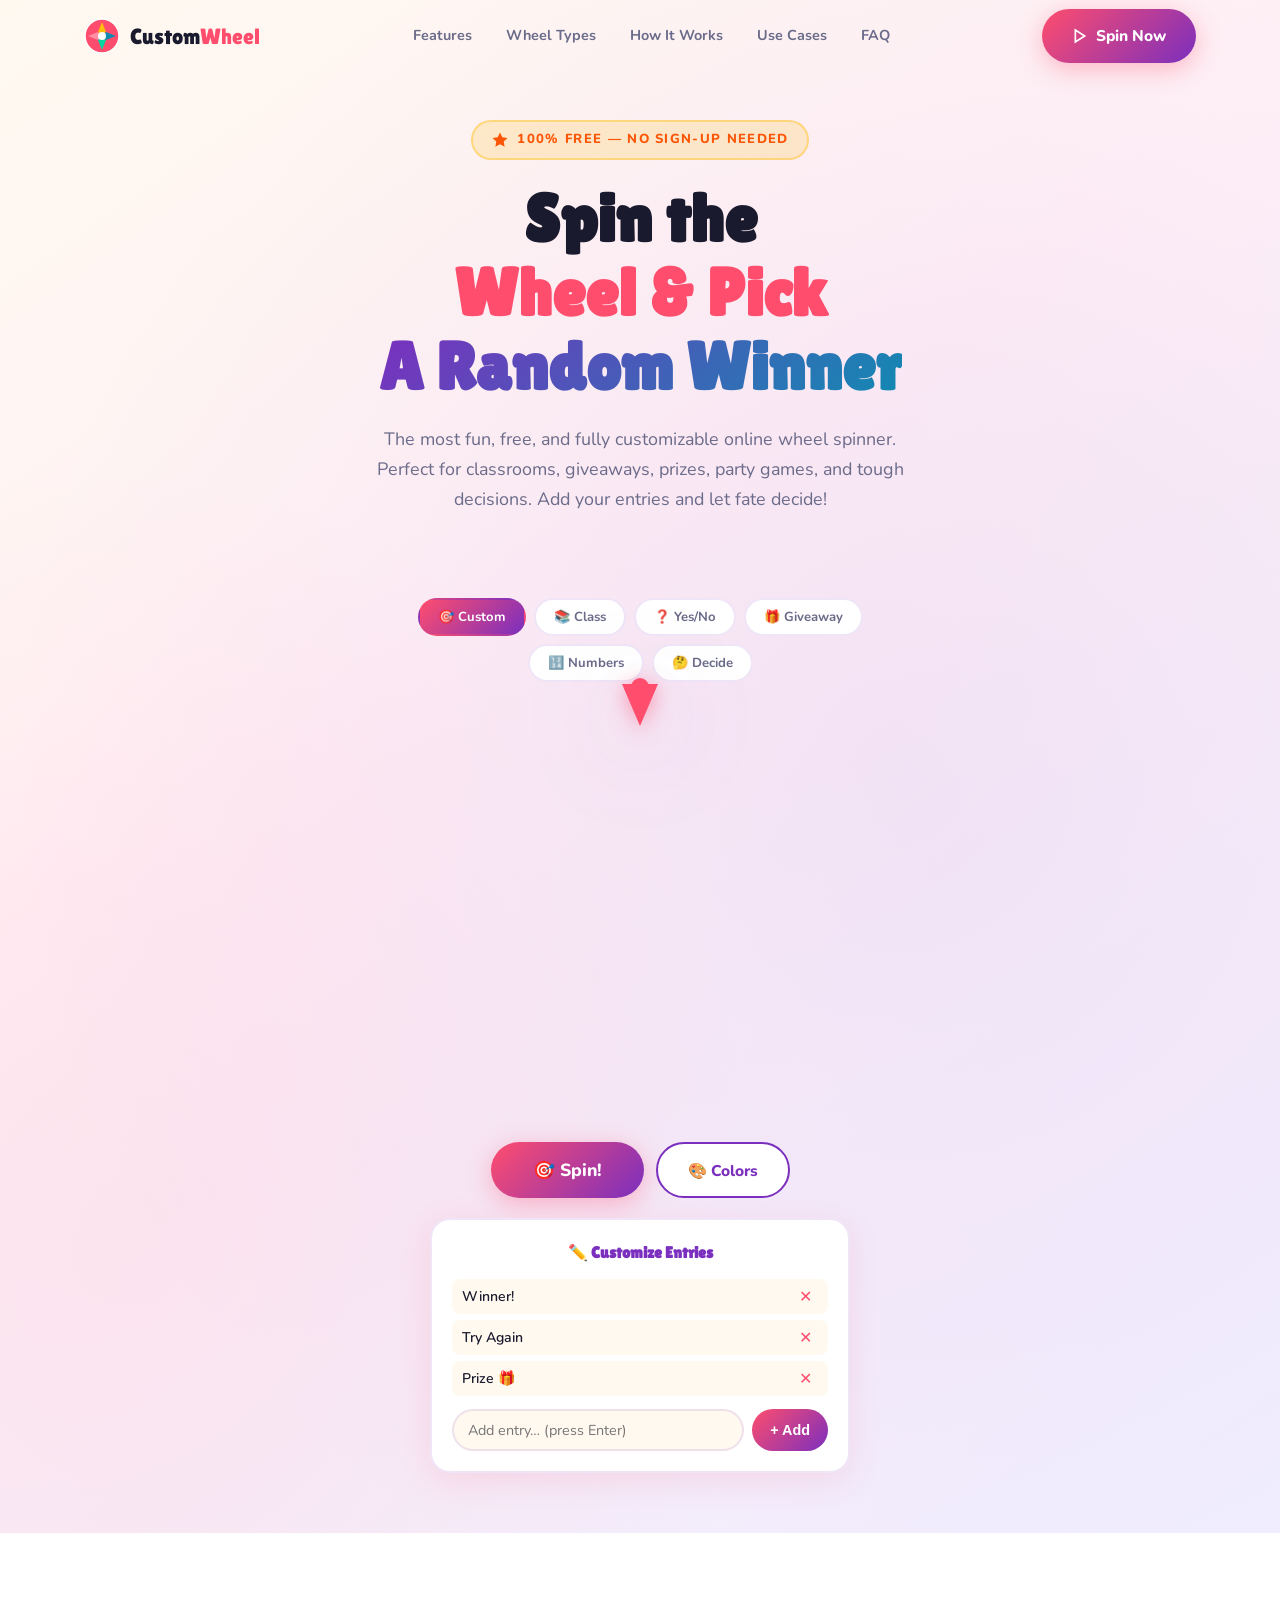
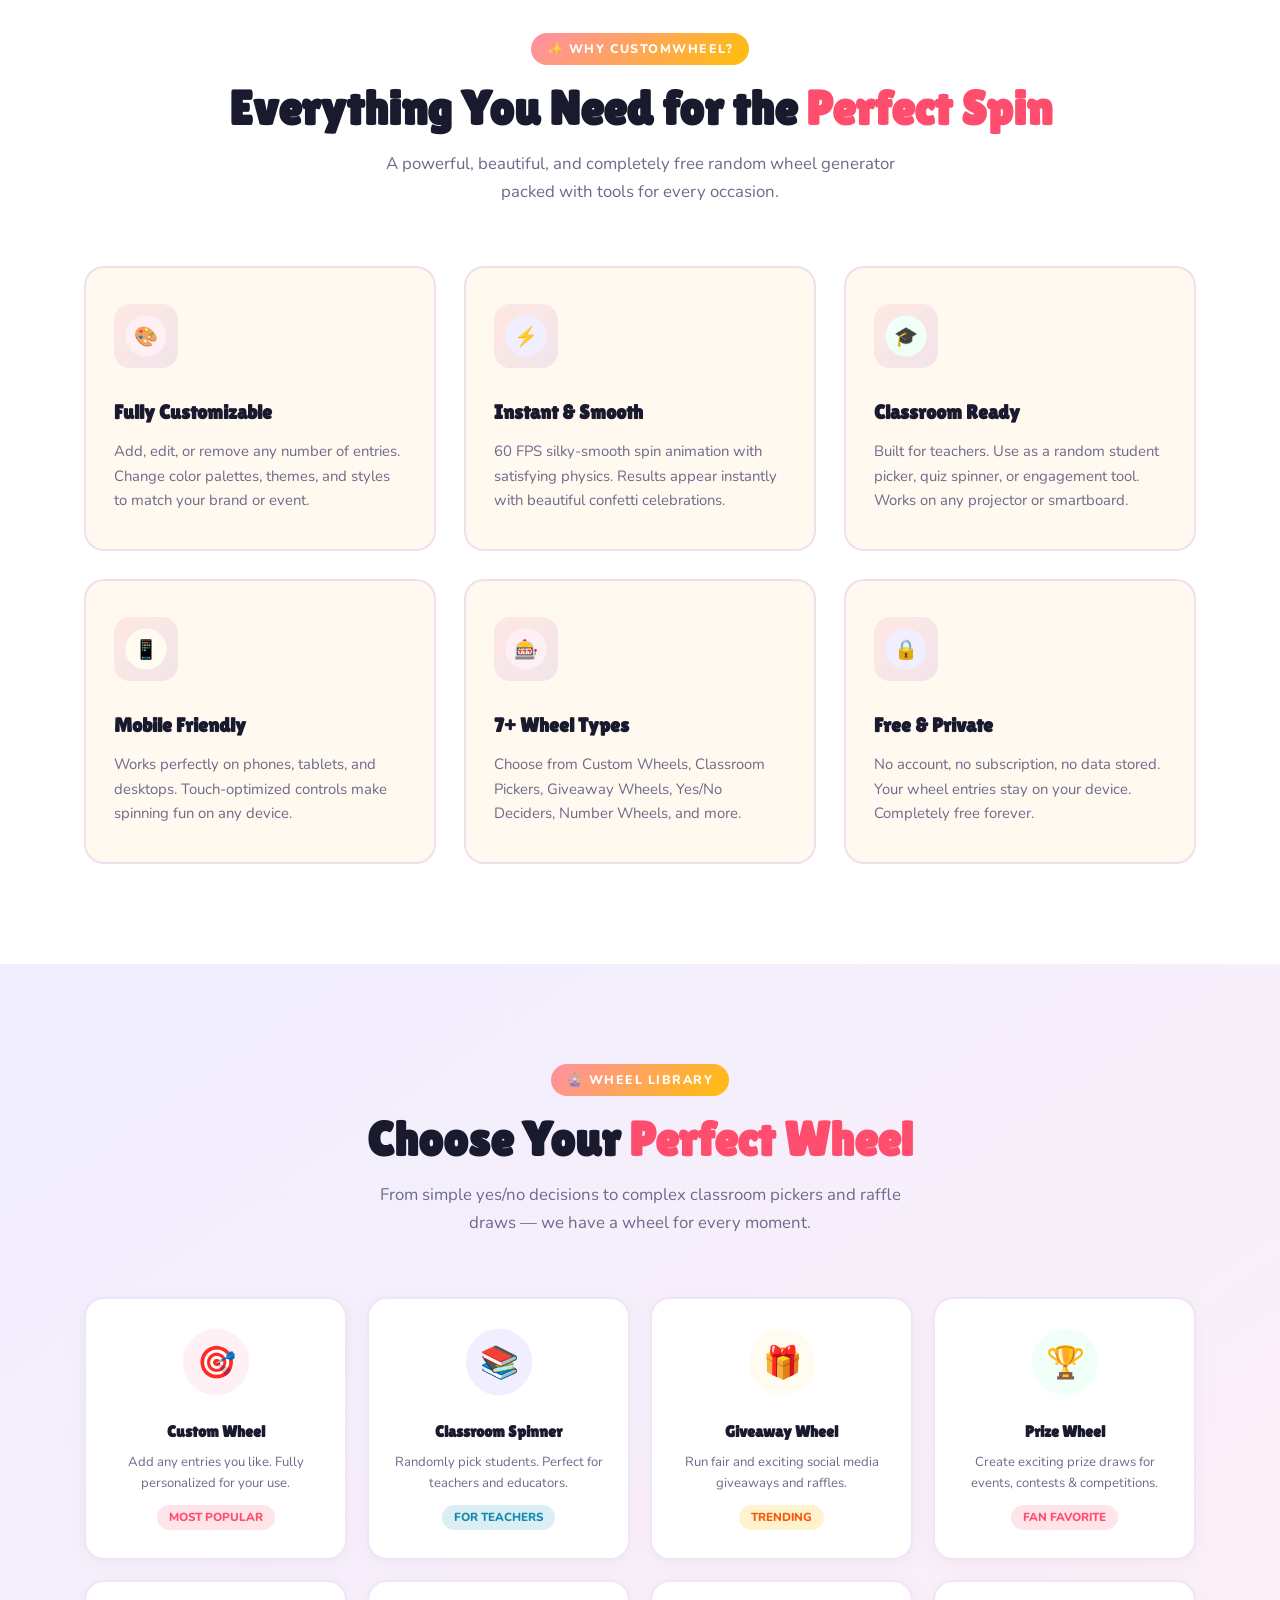
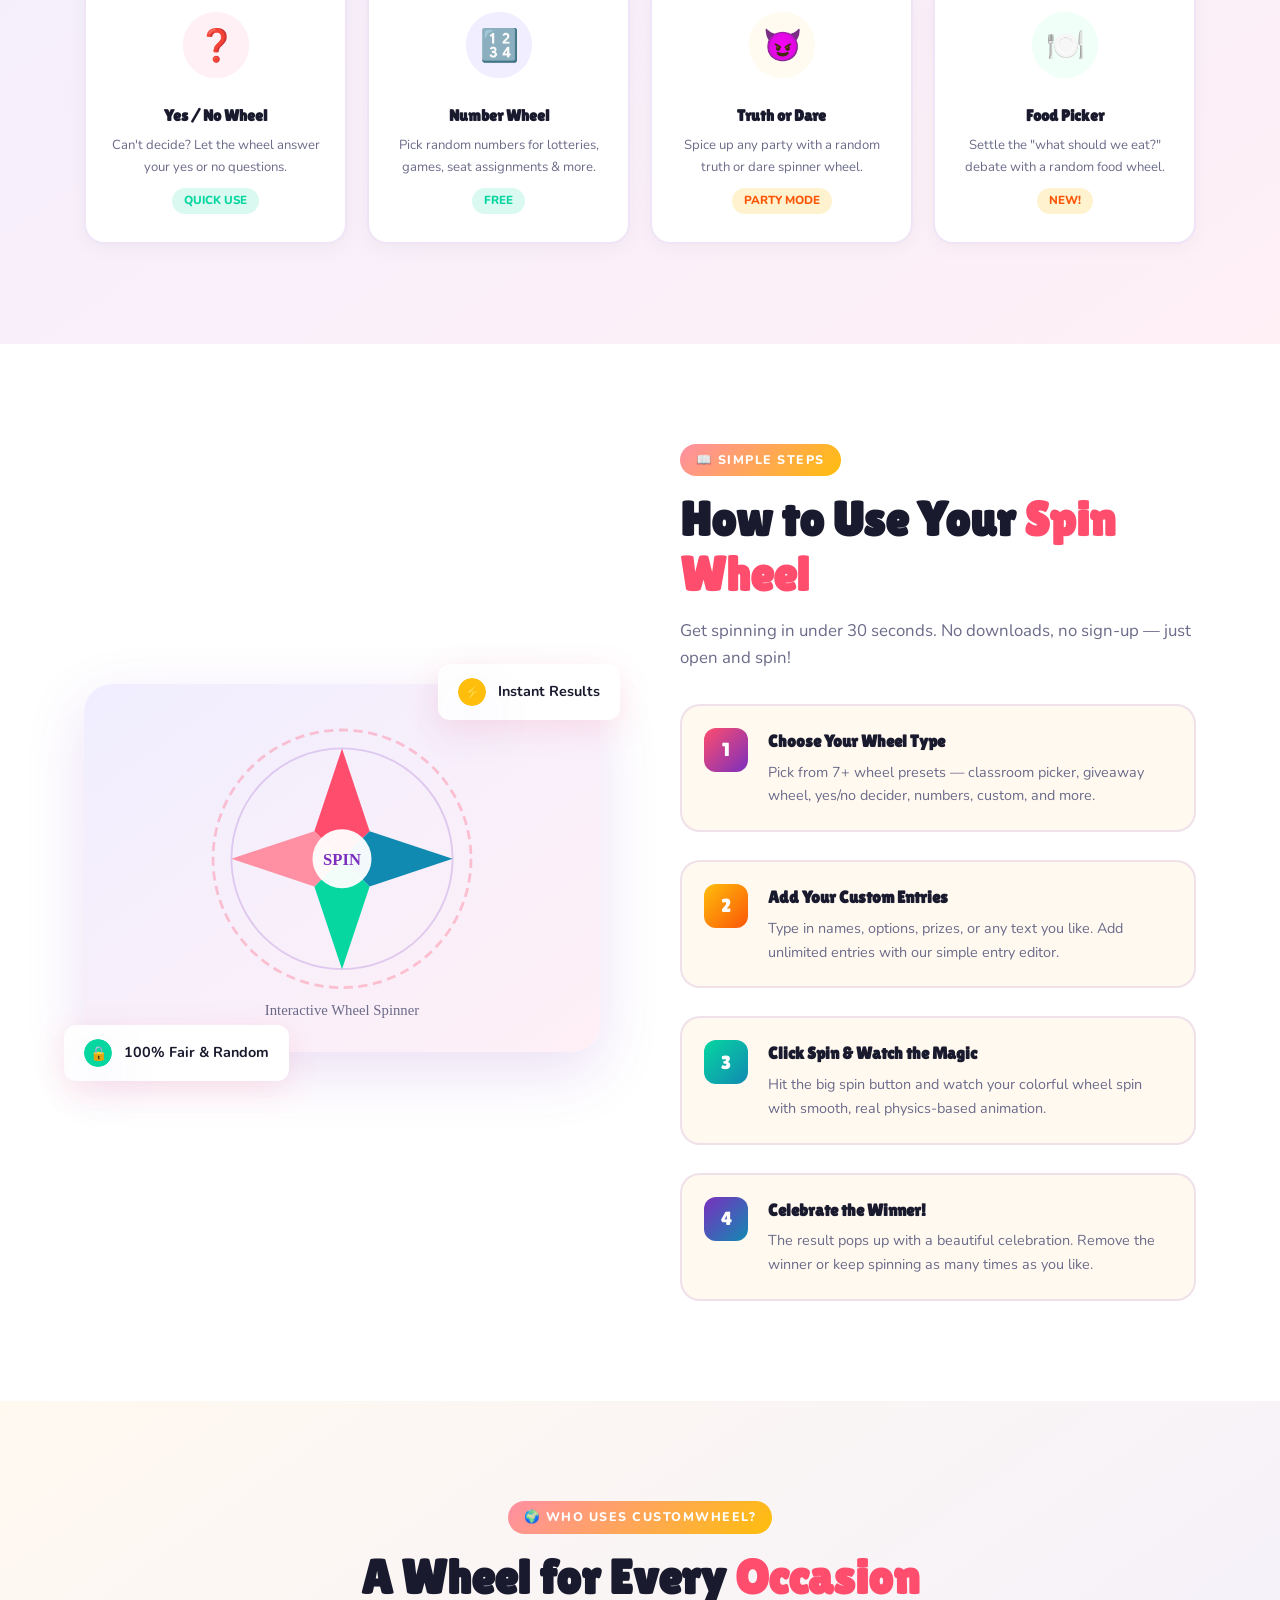
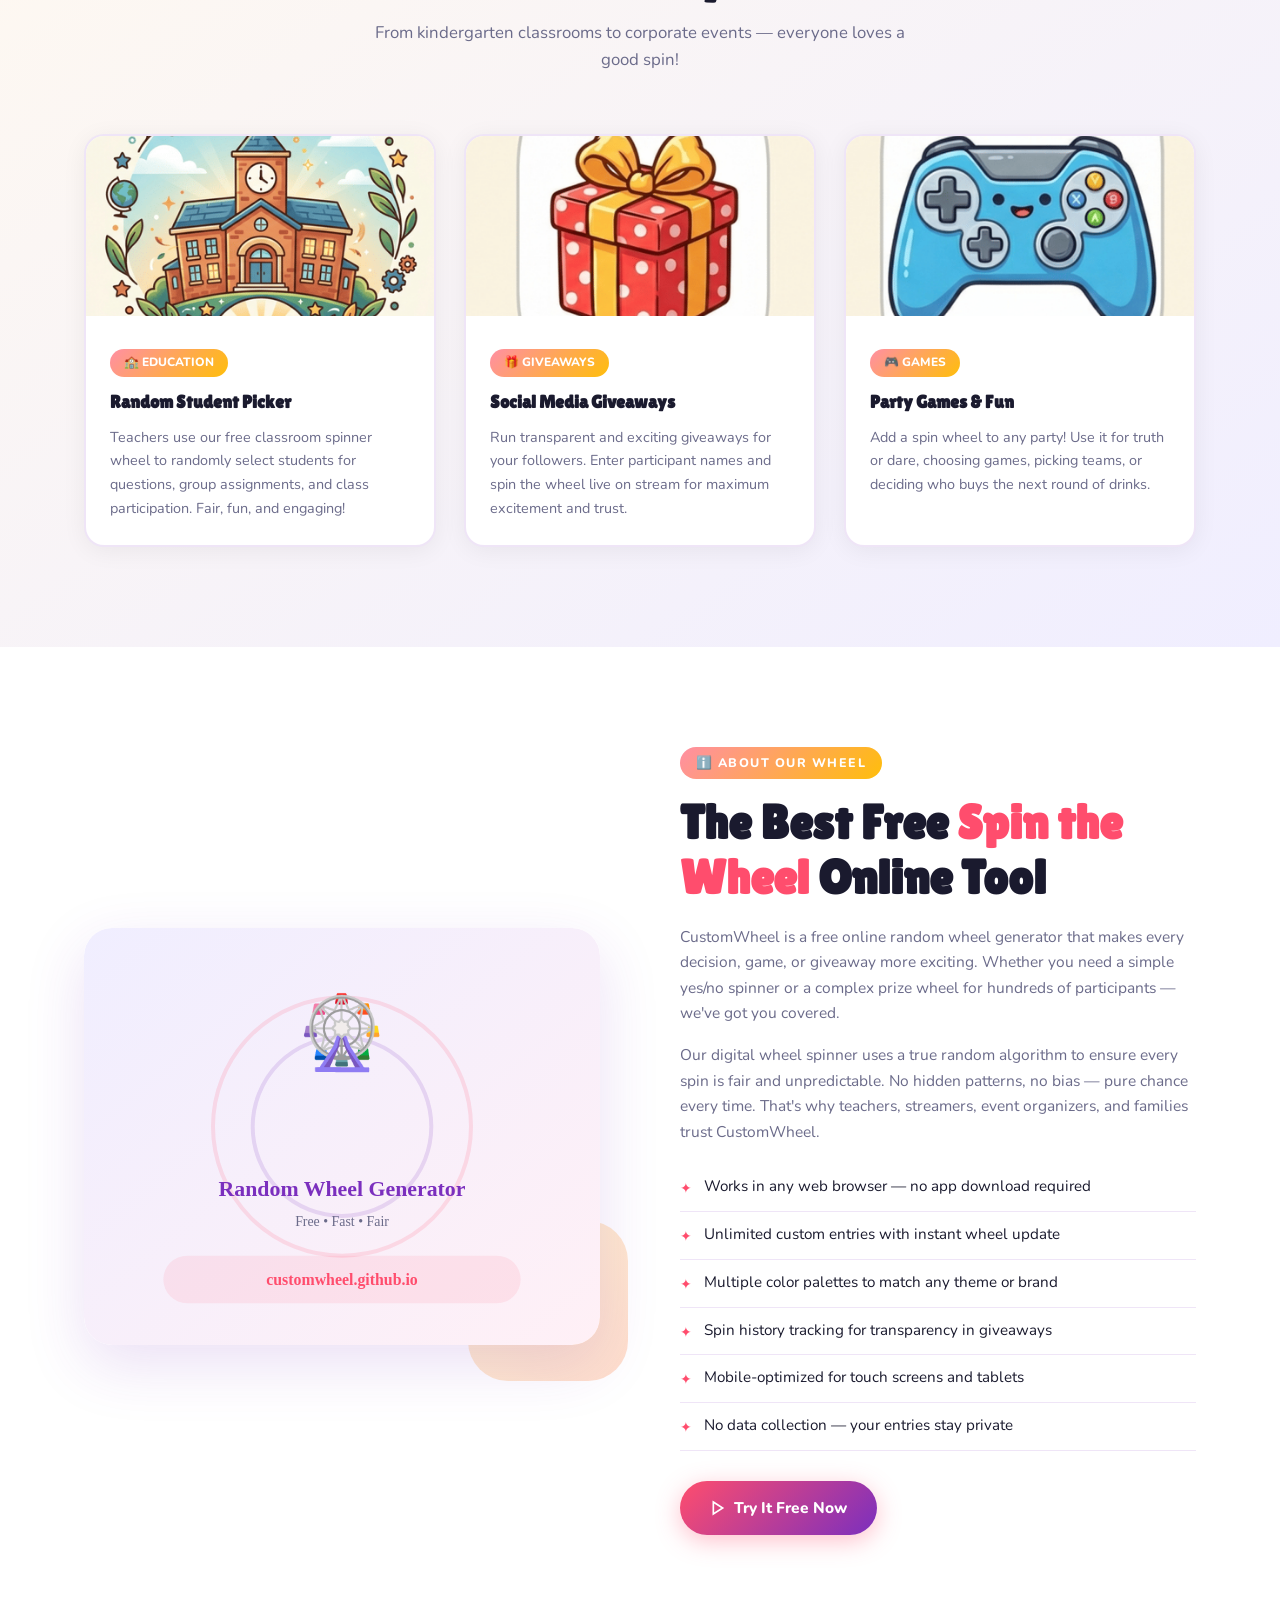
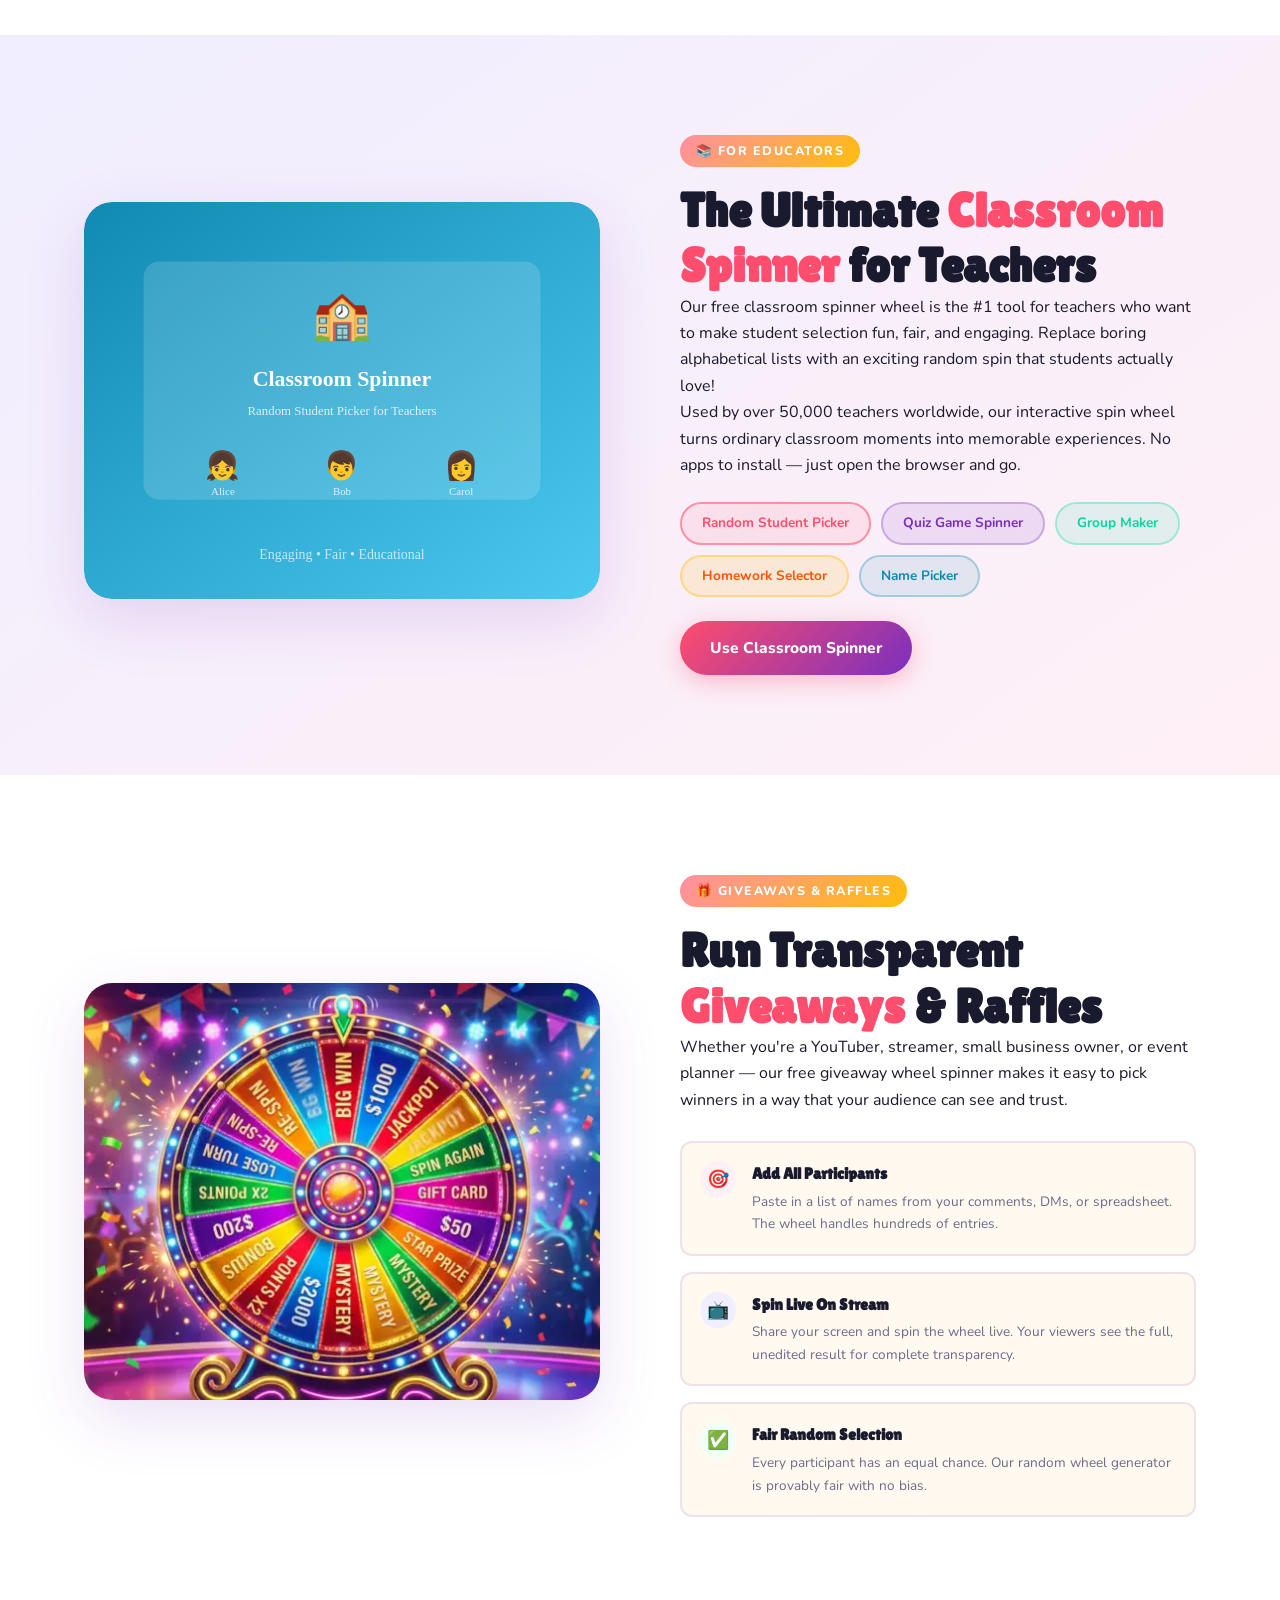
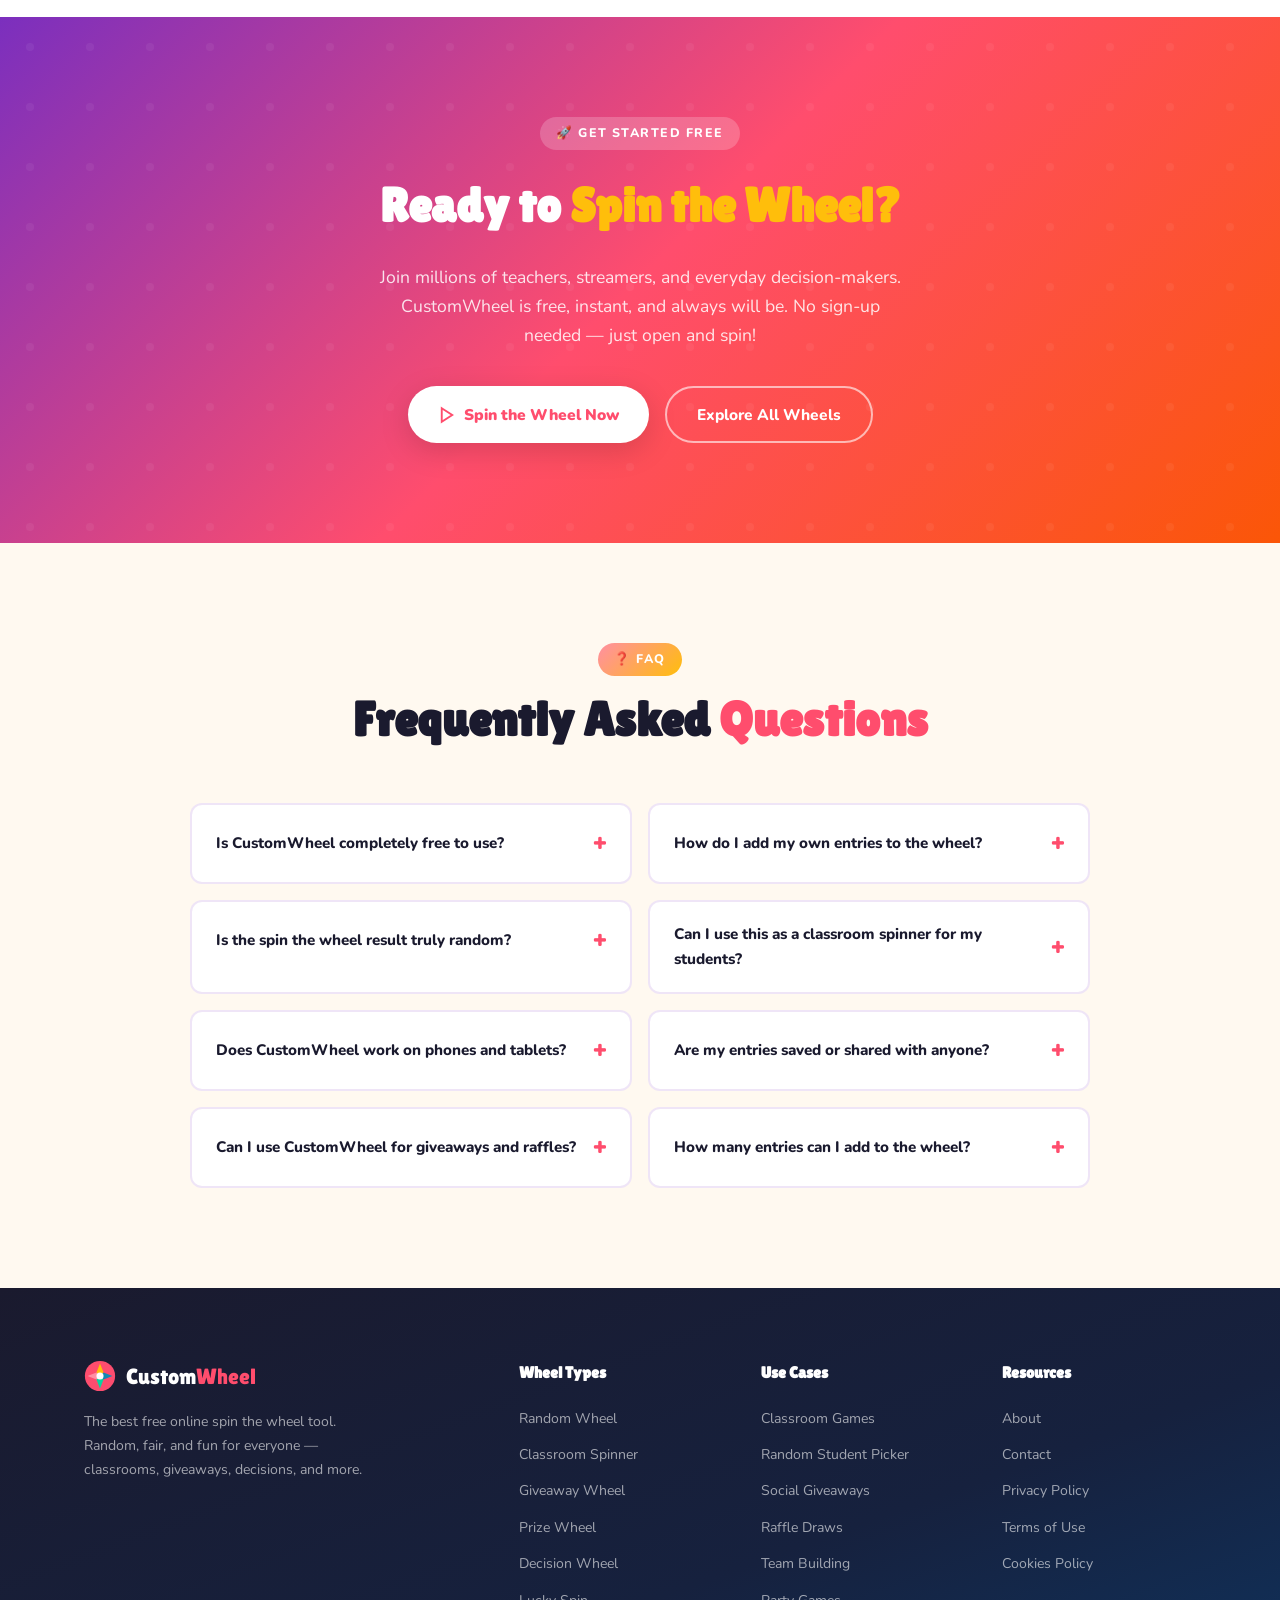
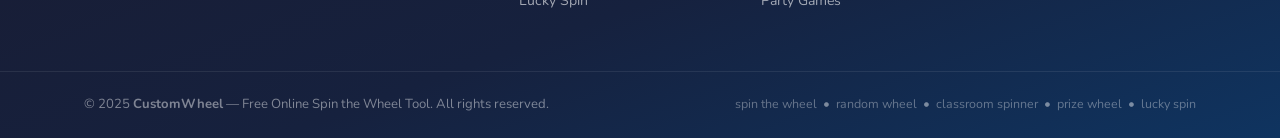
<file: index.html>
<!DOCTYPE html>
<html lang="en">
<head>
  <!-- Google tag (gtag.js) -->
<script async src="https://www.googletagmanager.com/gtag/js?id=G-QYZM4EF290"></script>
<script>
  window.dataLayer = window.dataLayer || [];
  function gtag(){dataLayer.push(arguments);}
  gtag('js', new Date());

  gtag('config', 'G-QYZM4EF290');
</script>
  <meta charset="UTF-8" />
  <meta name="viewport" content="width=device-width, initial-scale=1.0" />

  <!-- ===== SEO META TAGS ===== -->
  <title>Spin the Wheel — Free Online Random Wheel Spinner | CustomWheel</title>
  <meta name="description" content="Spin the Wheel for free! CustomWheel is the best free online random wheel spinner for classrooms, giveaways, prizes, and decisions. Customize your wheel, add entries, and spin away!" />
  <meta name="keywords" content="spin the wheel, random wheel, wheel spinner, classroom spinner, random student picker, free spin wheel, giveaway wheel, prize wheel, lucky spin, raffle wheel, digital wheel spinner, spin wheel game" />
  <meta name="author" content="CustomWheel" />
  <meta name="robots" content="index, follow" />
  <link rel="canonical" href="https://customwheel.github.io/" />

  <!-- ===== OPEN GRAPH ===== -->
  <meta property="og:type" content="website" />
  <meta property="og:url" content="https://customwheel.github.io/" />
  <meta property="og:title" content="Spin the Wheel — Free Online Random Wheel Spinner | CustomWheel" />
  <meta property="og:description" content="The best free online spin the wheel tool. Perfect for classroom pickers, giveaways, prize wheels, and decision making. Fully customizable and fun!" />
  <meta property="og:image" content="https://customwheel.github.io/images/og-image.png" />
  <meta name="twitter:card" content="summary_large_image" />
  <meta name="twitter:title" content="Spin the Wheel — Free Online Random Wheel Spinner" />
  <meta name="twitter:description" content="Free customizable spin the wheel tool for classrooms, giveaways, and fun decisions." />

  <!-- ===== SCHEMA MARKUP ===== -->
  <script type="application/ld+json">
  {
    "@context": "https://schema.org",
    "@type": "WebApplication",
    "name": "CustomWheel — Spin the Wheel",
    "url": "https://customwheel.github.io/",
    "description": "Free online spin the wheel tool for classrooms, giveaways, random picks, and prize draws.",
    "applicationCategory": "UtilitiesApplication",
    "operatingSystem": "Any",
    "offers": {
      "@type": "Offer",
      "price": "0",
      "priceCurrency": "USD"
    },
    "featureList": [
      "Custom wheel entries",
      "Multiple wheel types",
      "Classroom random student picker",
      "Giveaway and prize wheels",
      "Interactive spin animation",
      "Mobile compatible"
    ],
    "author": {
      "@type": "Organization",
      "name": "CustomWheel",
      "url": "https://customwheel.github.io"
    },
    "screenshot": "https://customwheel.github.io/images/screenshot.png"
  }
  </script>
  <script type="application/ld+json">
  {
    "@context": "https://schema.org",
    "@type": "FAQPage",
    "mainEntity": [
      {
        "@type": "Question",
        "name": "Is CustomWheel free to use?",
        "acceptedAnswer": { "@type": "Answer", "text": "Yes! CustomWheel is 100% free with no sign-up required. Just visit the site, customize your wheel, and spin." }
      },
      {
        "@type": "Question",
        "name": "Can I use this as a classroom spinner?",
        "acceptedAnswer": { "@type": "Answer", "text": "Absolutely. CustomWheel is perfect for teachers as a random student picker, classroom spinner, and interactive lesson tool." }
      },
      {
        "@type": "Question",
        "name": "Can I add my own entries to the wheel?",
        "acceptedAnswer": { "@type": "Answer", "text": "Yes! You can add, remove, and customize all wheel entries. Choose from presets or build your own custom wheel." }
      },
      {
        "@type": "Question",
        "name": "Is the wheel spin truly random?",
        "acceptedAnswer": { "@type": "Answer", "text": "Yes. CustomWheel uses a cryptographically-inspired random algorithm to ensure every spin is truly fair and unpredictable." }
      }
    ]
  }
  </script>

  <!-- ===== FONTS & STYLES ===== -->
  <link rel="preconnect" href="https://fonts.googleapis.com" />
  <link rel="preconnect" href="https://fonts.gstatic.com" crossorigin />
  <link href="https://fonts.googleapis.com/css2?family=Lilita+One&family=Nunito:wght@400;500;600;700;800;900&family=Pacifico&display=swap" rel="stylesheet" />
  <link rel="stylesheet" href="css/styles.css" />

  <!-- Favicon inline SVG -->
 <link rel="icon" type="image/png" sizes="32x32" href="/favicon.png">
  
</head>
<body>

<!-- ===== HEADER (Component) ===== -->
<script src="js/header.js" defer></script>

<!-- ===== CONFETTI CONTAINER ===== -->
<div id="confettiContainer" aria-hidden="true"></div>

<!-- ===== RESULT MODAL ===== -->
<div id="resultOverlay" class="result-overlay" role="dialog" aria-modal="true" aria-label="Spin result">
  <div class="result-card">
    <div class="result-emoji">🎉</div>
    <div class="result-label">We have a winner!</div>
    <div class="result-winner" id="resultWinner">—</div>
    <div class="result-actions">
      <button class="btn btn-secondary" id="resultCloseBtn">Close</button>
      <button class="btn btn-primary" id="resultSpinAgainBtn">
        🔄 Spin Again
      </button>
    </div>
  </div>
</div>

<!-- ============================================================
     HERO SECTION — Full App
     ============================================================ -->
<section id="hero" aria-label="Spin the Wheel Application">
  <div class="container hero-inner">
    <!-- CENTERED CONTENT (Text above wheel) -->
    <div class="hero-content">
      <div class="hero-badge">
        <img src="data:image/svg+xml,%3Csvg xmlns='http://www.w3.org/2000/svg' viewBox='0 0 24 24' fill='%23FB5607'%3E%3Cpath d='M12 2l3.09 6.26L22 9.27l-5 4.87 1.18 6.88L12 17.77l-6.18 3.25L7 14.14 2 9.27l6.91-1.01L12 2z'/%3E%3C/svg%3E" alt="star" />
        100% Free — No Sign-up Needed
      </div>

      <h1 class="hero-title">
        <span class="line1">Spin the</span><br>
        <span class="line2">Wheel &amp; Pick</span><br>
        <span class="line3">A Random Winner</span>
      </h1>
      <p class="hero-desc">The most fun, free, and fully customizable online wheel spinner. Perfect for classrooms, giveaways, prizes, party games, and tough decisions. Add your entries and let fate decide!</p>

           
    </div>

    <!-- WHEEL APPLICATION (Below centered text) -->
    <div class="hero-wheel-area">
      <!-- Preset Tabs -->
      <div class="wheel-type-tabs">
        <button class="wtab active" data-preset="custom">🎯 Custom</button>
        <button class="wtab" data-preset="classroom">📚 Class</button>
        <button class="wtab" data-preset="yesno">❓ Yes/No</button>
        <button class="wtab" data-preset="giveaway">🎁 Giveaway</button>
        <button class="wtab" data-preset="numbers">🔢 Numbers</button>
        <button class="wtab" data-preset="decisions">🤔 Decide</button>
      </div>

      <!-- The Wheel -->
      <div class="wheel-wrap">
        <div class="wheel-pointer" aria-hidden="true"></div>
        <canvas id="mainWheel" width="420" height="420" role="img" aria-label="Spin the wheel canvas — click to spin"></canvas>
      </div>

      <!-- Spin Buttons -->
      <div class="wheel-controls">
        <button class="btn btn-primary" id="spinBtn">🎯 Spin!</button>
        <button class="btn btn-secondary" id="paletteBtn" title="Change color palette">🎨 Colors</button>
      </div>

      <!-- Entry Editor -->
      <div class="wheel-editor">
        <h4>✏️ Customize Entries</h4>
        <ul class="entry-list" id="entryList"></ul>
        <div class="add-entry-row">
          <input type="text" id="addEntryInput" placeholder="Add entry… (press Enter)" maxlength="40" />
          <button id="addEntryBtn">+ Add</button>
        </div>
      </div>

      <!-- Spin History -->
      <div class="wheel-editor" id="historyBox" style="display:none">
        <h4>🕓 Spin History</h4>
        <div id="spinHistory"></div>
      </div>
    </div>
  </div>
</section>
  
<!-- ============================================================
     FEATURES SECTION
     ============================================================ -->
<section id="features" aria-label="Features">
  <div class="container">
    <div class="features-header reveal">
      <div class="section-tag">✨ Why CustomWheel?</div>
      <h2 class="section-title">Everything You Need for the <span>Perfect Spin</span></h2>
      <p class="section-sub" style="margin:14px auto 0;">A powerful, beautiful, and completely free random wheel generator packed with tools for every occasion.</p>
    </div>

    <div class="features-grid">
      <!-- Feature 1 -->
      <div class="feature-card reveal" data-delay="0">
        <img class="feature-img" src="data:image/svg+xml,<svg xmlns='http://www.w3.org/2000/svg' viewBox='0 0 64 64'><circle cx='32' cy='32' r='30' fill='%23FFF0F6'/><text x='32' y='42' font-size='28' text-anchor='middle'>🎨</text></svg>" alt="Custom wheel" />
        <h3>Fully Customizable</h3>
        <p>Add, edit, or remove any number of entries. Change color palettes, themes, and styles to match your brand or event.</p>
      </div>
      <!-- Feature 2 -->
      <div class="feature-card reveal" data-delay="80">
        <img class="feature-img" src="data:image/svg+xml,<svg xmlns='http://www.w3.org/2000/svg' viewBox='0 0 64 64'><circle cx='32' cy='32' r='30' fill='%23F0EEFF'/><text x='32' y='42' font-size='28' text-anchor='middle'>⚡</text></svg>" alt="Fast spinner" />
        <h3>Instant &amp; Smooth</h3>
        <p>60 FPS silky-smooth spin animation with satisfying physics. Results appear instantly with beautiful confetti celebrations.</p>
      </div>
      <!-- Feature 3 -->
      <div class="feature-card reveal" data-delay="160">
        <img class="feature-img" src="data:image/svg+xml,<svg xmlns='http://www.w3.org/2000/svg' viewBox='0 0 64 64'><circle cx='32' cy='32' r='30' fill='%23F0FFF8'/><text x='32' y='42' font-size='28' text-anchor='middle'>🎓</text></svg>" alt="Classroom spinner" />
        <h3>Classroom Ready</h3>
        <p>Built for teachers. Use as a random student picker, quiz spinner, or engagement tool. Works on any projector or smartboard.</p>
      </div>
      <!-- Feature 4 -->
      <div class="feature-card reveal" data-delay="240">
        <img class="feature-img" src="data:image/svg+xml,<svg xmlns='http://www.w3.org/2000/svg' viewBox='0 0 64 64'><circle cx='32' cy='32' r='30' fill='%23FFFBF0'/><text x='32' y='42' font-size='28' text-anchor='middle'>📱</text></svg>" alt="Mobile compatible" />
        <h3>Mobile Friendly</h3>
        <p>Works perfectly on phones, tablets, and desktops. Touch-optimized controls make spinning fun on any device.</p>
      </div>
      <!-- Feature 5 -->
      <div class="feature-card reveal" data-delay="320">
        <img class="feature-img" src="data:image/svg+xml,<svg xmlns='http://www.w3.org/2000/svg' viewBox='0 0 64 64'><circle cx='32' cy='32' r='30' fill='%23FFF0F6'/><text x='32' y='42' font-size='28' text-anchor='middle'>🎰</text></svg>" alt="Multiple wheel types" />
        <h3>7+ Wheel Types</h3>
        <p>Choose from Custom Wheels, Classroom Pickers, Giveaway Wheels, Yes/No Deciders, Number Wheels, and more.</p>
      </div>
      <!-- Feature 6 -->
      <div class="feature-card reveal" data-delay="400">
        <img class="feature-img" src="data:image/svg+xml,<svg xmlns='http://www.w3.org/2000/svg' viewBox='0 0 64 64'><circle cx='32' cy='32' r='30' fill='%23F0EEFF'/><text x='32' y='42' font-size='28' text-anchor='middle'>🔒</text></svg>" alt="Free and private" />
        <h3>Free &amp; Private</h3>
        <p>No account, no subscription, no data stored. Your wheel entries stay on your device. Completely free forever.</p>
      </div>
    </div>
  </div>
</section>

<!-- ============================================================
     WHEEL TYPES SECTION
     ============================================================ -->
<section id="wheel-types" aria-label="Wheel Types">
  <div class="container">
    <div class="wheel-types-header reveal">
      <div class="section-tag">🎡 Wheel Library</div>
      <h2 class="section-title">Choose Your <span>Perfect Wheel</span></h2>
      <p class="section-sub" style="margin:14px auto 0;">From simple yes/no decisions to complex classroom pickers and raffle draws — we have a wheel for every moment.</p>
    </div>

    <div class="wheel-types-grid">
      <div class="wtype-card reveal" data-delay="0">
        <img src="data:image/svg+xml,<svg xmlns='http://www.w3.org/2000/svg' viewBox='0 0 80 80'><circle cx='40' cy='40' r='38' fill='%23FFF0F6'/><text x='40' y='52' font-size='36' text-anchor='middle'>🎯</text></svg>" alt="Custom Wheel" />
        <h4>Custom Wheel</h4>
        <p>Add any entries you like. Fully personalized for your use.</p>
        <span class="wtype-badge badge-popular">Most Popular</span>
      </div>
      <div class="wtype-card reveal" data-delay="60">
        <img src="data:image/svg+xml,<svg xmlns='http://www.w3.org/2000/svg' viewBox='0 0 80 80'><circle cx='40' cy='40' r='38' fill='%23F0EEFF'/><text x='40' y='52' font-size='36' text-anchor='middle'>📚</text></svg>" alt="Classroom Spinner" />
        <h4>Classroom Spinner</h4>
        <p>Randomly pick students. Perfect for teachers and educators.</p>
        <span class="wtype-badge badge-edu">For Teachers</span>
      </div>
      <div class="wtype-card reveal" data-delay="120">
        <img src="data:image/svg+xml,<svg xmlns='http://www.w3.org/2000/svg' viewBox='0 0 80 80'><circle cx='40' cy='40' r='38' fill='%23FFFBF0'/><text x='40' y='52' font-size='36' text-anchor='middle'>🎁</text></svg>" alt="Giveaway Wheel" />
        <h4>Giveaway Wheel</h4>
        <p>Run fair and exciting social media giveaways and raffles.</p>
        <span class="wtype-badge badge-new">Trending</span>
      </div>
      <div class="wtype-card reveal" data-delay="180">
        <img src="data:image/svg+xml,<svg xmlns='http://www.w3.org/2000/svg' viewBox='0 0 80 80'><circle cx='40' cy='40' r='38' fill='%23F0FFF8'/><text x='40' y='52' font-size='36' text-anchor='middle'>🏆</text></svg>" alt="Prize Wheel" />
        <h4>Prize Wheel</h4>
        <p>Create exciting prize draws for events, contests &amp; competitions.</p>
        <span class="wtype-badge badge-popular">Fan Favorite</span>
      </div>
      <div class="wtype-card reveal" data-delay="240">
        <img src="data:image/svg+xml,<svg xmlns='http://www.w3.org/2000/svg' viewBox='0 0 80 80'><circle cx='40' cy='40' r='38' fill='%23FFF0F6'/><text x='40' y='52' font-size='36' text-anchor='middle'>❓</text></svg>" alt="Yes No Wheel" />
        <h4>Yes / No Wheel</h4>
        <p>Can't decide? Let the wheel answer your yes or no questions.</p>
        <span class="wtype-badge badge-free">Quick Use</span>
      </div>
      <div class="wtype-card reveal" data-delay="300">
        <img src="data:image/svg+xml,<svg xmlns='http://www.w3.org/2000/svg' viewBox='0 0 80 80'><circle cx='40' cy='40' r='38' fill='%23F0EEFF'/><text x='40' y='52' font-size='36' text-anchor='middle'>🔢</text></svg>" alt="Number Wheel" />
        <h4>Number Wheel</h4>
        <p>Pick random numbers for lotteries, games, seat assignments &amp; more.</p>
        <span class="wtype-badge badge-free">Free</span>
      </div>
      <div class="wtype-card reveal" data-delay="360">
        <img src="data:image/svg+xml,<svg xmlns='http://www.w3.org/2000/svg' viewBox='0 0 80 80'><circle cx='40' cy='40' r='38' fill='%23FFFBF0'/><text x='40' y='52' font-size='36' text-anchor='middle'>😈</text></svg>" alt="Truth or Dare Wheel" />
        <h4>Truth or Dare</h4>
        <p>Spice up any party with a random truth or dare spinner wheel.</p>
        <span class="wtype-badge badge-new">Party Mode</span>
      </div>
      <div class="wtype-card reveal" data-delay="420">
        <img src="data:image/svg+xml,<svg xmlns='http://www.w3.org/2000/svg' viewBox='0 0 80 80'><circle cx='40' cy='40' r='38' fill='%23F0FFF8'/><text x='40' y='52' font-size='36' text-anchor='middle'>🍽️</text></svg>" alt="Food Picker Wheel" />
        <h4>Food Picker</h4>
        <p>Settle the "what should we eat?" debate with a random food wheel.</p>
        <span class="wtype-badge badge-new">New!</span>
      </div>
    </div>
  </div>
</section>

<!-- ============================================================
     HOW IT WORKS (with image)
     ============================================================ -->
<section id="how-it-works" aria-label="How It Works">
  <div class="container">
    <div class="hiw-inner">
      <!-- Image Side -->
      <div class="hiw-img-area reveal">
        <img
          src="data:image/svg+xml,<svg xmlns='http://www.w3.org/2000/svg' viewBox='0 0 560 400'><defs><linearGradient id='bg' x1='0' y1='0' x2='1' y2='1'><stop offset='0' stop-color='%23F0EEFF'/><stop offset='1' stop-color='%23FFF0F6'/></linearGradient></defs><rect width='560' height='400' rx='28' fill='url(%23bg)'/><circle cx='280' cy='190' r='140' fill='none' stroke='%23FF4D6D' stroke-width='3' stroke-dasharray='10 6' opacity='0.3'/><circle cx='280' cy='190' r='120' fill='none' stroke='%237B2FBE' stroke-width='2' opacity='0.2'/><path d='M280 70 L310 160 L280 190 L250 160 Z' fill='%23FF4D6D'/><path d='M280 310 L250 220 L280 190 L310 220 Z' fill='%2306D6A0'/><path d='M160 190 L250 160 L280 190 L250 220 Z' fill='%23FF8FA3'/><path d='M400 190 L310 220 L280 190 L310 160 Z' fill='%23118AB2'/><circle cx='280' cy='190' r='32' fill='white' opacity='0.95'/><text x='280' y='197' font-size='18' text-anchor='middle' fill='%237B2FBE' font-weight='bold'>SPIN</text><text x='280' y='360' font-size='16' text-anchor='middle' fill='%236B6B8A'>Interactive Wheel Spinner</text></svg>"
          alt="How the spin wheel works — interactive diagram"
          width="560" height="400"
          style="width:100%;height:auto;"
        />
        <div class="hiw-floater f1">
          <img src="data:image/svg+xml,<svg xmlns='http://www.w3.org/2000/svg' viewBox='0 0 28 28'><circle cx='14' cy='14' r='14' fill='%23FFBE0B'/><text x='14' y='19' font-size='14' text-anchor='middle'>⚡</text></svg>" alt="" />
          Instant Results
        </div>
        <div class="hiw-floater f2">
          <img src="data:image/svg+xml,<svg xmlns='http://www.w3.org/2000/svg' viewBox='0 0 28 28'><circle cx='14' cy='14' r='14' fill='%2306D6A0'/><text x='14' y='19' font-size='14' text-anchor='middle'>🔒</text></svg>" alt="" />
          100% Fair &amp; Random
        </div>
      </div>

      <!-- Steps Side -->
      <div>
        <div class="reveal" data-delay="0">
          <div class="section-tag">📖 Simple Steps</div>
          <h2 class="section-title">How to Use Your <span>Spin Wheel</span></h2>
          <p class="section-sub">Get spinning in under 30 seconds. No downloads, no sign-up — just open and spin!</p>
        </div>

        <div class="hiw-steps" style="margin-top:32px;">
          <div class="hiw-step reveal" data-delay="80">
            <div class="step-num s1">1</div>
            <div>
              <h4>Choose Your Wheel Type</h4>
              <p>Pick from 7+ wheel presets — classroom picker, giveaway wheel, yes/no decider, numbers, custom, and more.</p>
            </div>
          </div>
          <div class="hiw-step reveal" data-delay="160">
            <div class="step-num s2">2</div>
            <div>
              <h4>Add Your Custom Entries</h4>
              <p>Type in names, options, prizes, or any text you like. Add unlimited entries with our simple entry editor.</p>
            </div>
          </div>
          <div class="hiw-step reveal" data-delay="240">
            <div class="step-num s3">3</div>
            <div>
              <h4>Click Spin &amp; Watch the Magic</h4>
              <p>Hit the big spin button and watch your colorful wheel spin with smooth, real physics-based animation.</p>
            </div>
          </div>
          <div class="hiw-step reveal" data-delay="320">
            <div class="step-num s4">4</div>
            <div>
              <h4>Celebrate the Winner!</h4>
              <p>The result pops up with a beautiful celebration. Remove the winner or keep spinning as many times as you like.</p>
            </div>
          </div>
        </div>
      </div>
    </div>
  </div>
</section>

<!-- ============================================================
     USE CASES (with images)
     ============================================================ -->
<section id="use-cases" aria-label="Use Cases">
  <div class="container">
    <div class="use-cases-header reveal">
      <div class="section-tag">🌍 Who Uses CustomWheel?</div>
      <h2 class="section-title">A Wheel for Every <span>Occasion</span></h2>
      <p class="section-sub" style="margin:14px auto 0;">From kindergarten classrooms to corporate events — everyone loves a good spin!</p>
    </div>

    <div class="use-cases-grid">
      <!-- Card 1 -->
      <div class="usecase-card reveal" data-delay="0">
        <img
          class="usecase-img"
          src="images/school.png"
          alt="Classroom spinner for teachers"
        />
        <div class="usecase-body">
          <span class="usecase-tag">🏫 Education</span>
          <h4>Random Student Picker</h4>
          <p>Teachers use our free classroom spinner wheel to randomly select students for questions, group assignments, and class participation. Fair, fun, and engaging!</p>
        </div>
      </div>
      <!-- Card 2 -->
      <div class="usecase-card reveal" data-delay="100">
        <img
          class="usecase-img"
          src="images/giftbox.png"          
          alt="Giveaway and raffle wheel"
        />
        <div class="usecase-body">
          <span class="usecase-tag">🎁 Giveaways</span>
          <h4>Social Media Giveaways</h4>
          <p>Run transparent and exciting giveaways for your followers. Enter participant names and spin the wheel live on stream for maximum excitement and trust.</p>
        </div>
      </div>
      <!-- Card 3 -->
      <div class="usecase-card reveal" data-delay="200">
        <img
          class="usecase-img"
          src="images/joystick.png"  
          alt="Party games and fun wheel"
        />
        <div class="usecase-body">
          <span class="usecase-tag">🎮 Games</span>
          <h4>Party Games &amp; Fun</h4>
          <p>Add a spin wheel to any party! Use it for truth or dare, choosing games, picking teams, or deciding who buys the next round of drinks.</p>
        </div>
      </div>
    </div>
  </div>
</section>

<!-- ============================================================
     ABOUT / SEO CONTENT SECTION (with image)
     ============================================================ -->
<section id="about-spinner" aria-label="About the Spin Wheel">
  <div class="container">
    <div class="about-inner">
      <div class="about-img-wrap reveal">
        <img
          src="data:image/svg+xml,<svg xmlns='http://www.w3.org/2000/svg' viewBox='0 0 520 420'><defs><linearGradient id='abg' x1='0' y1='0' x2='1' y2='1'><stop offset='0' stop-color='%23F0EEFF'/><stop offset='1' stop-color='%23FFF0F6'/></linearGradient></defs><rect width='520' height='420' rx='28' fill='url(%23abg)'/><circle cx='260' cy='200' r='130' fill='none' stroke='%23FF4D6D' stroke-width='4' opacity='0.15'/><circle cx='260' cy='200' r='90' fill='none' stroke='%237B2FBE' stroke-width='4' opacity='0.15'/><text x='260' y='130' font-size='72' text-anchor='middle'>🎡</text><text x='260' y='270' font-size='22' text-anchor='middle' fill='%237B2FBE' font-weight='bold'>Random Wheel Generator</text><text x='260' y='300' font-size='14' text-anchor='middle' fill='%236B6B8A'>Free • Fast • Fair</text><rect x='80' y='330' width='360' height='48' rx='24' fill='%23FF4D6D' opacity='0.1'/><text x='260' y='360' font-size='16' text-anchor='middle' fill='%23FF4D6D' font-weight='bold'>customwheel.github.io</text></svg>"
          alt="Free online random wheel spinner — CustomWheel"
          width="520" height="420"
          style="width:100%;height:auto;"
        />
        <div class="about-shape"></div>
      </div>
      <div class="about-content reveal" data-delay="100">
        <div class="section-tag">ℹ️ About Our Wheel</div>
        <h2 class="section-title">The Best Free <span>Spin the Wheel</span> Online Tool</h2>
        <p>CustomWheel is a free online random wheel generator that makes every decision, game, or giveaway more exciting. Whether you need a simple yes/no spinner or a complex prize wheel for hundreds of participants — we've got you covered.</p>
        <p>Our digital wheel spinner uses a true random algorithm to ensure every spin is fair and unpredictable. No hidden patterns, no bias — pure chance every time. That's why teachers, streamers, event organizers, and families trust CustomWheel.</p>
        <ul class="about-list">
          <li>Works in any web browser — no app download required</li>
          <li>Unlimited custom entries with instant wheel update</li>
          <li>Multiple color palettes to match any theme or brand</li>
          <li>Spin history tracking for transparency in giveaways</li>
          <li>Mobile-optimized for touch screens and tablets</li>
          <li>No data collection — your entries stay private</li>
        </ul>
        <a href="#hero" class="btn btn-primary">
          <svg width="16" height="16" viewBox="0 0 24 24" fill="none" stroke="currentColor" stroke-width="2.5"><polygon points="5 3 19 12 5 21 5 3"/></svg>
          Try It Free Now
        </a>
      </div>
    </div>
  </div>
</section>

<!-- ============================================================
     CLASSROOM / EDUCATIONAL CONTENT (with image)
     ============================================================ -->
<section id="classroom" aria-label="Classroom Spinner for Teachers">
  <div class="container">
    <div class="classroom-inner">
      <div class="classroom-img-area reveal">
        <img
          src="data:image/svg+xml,<svg xmlns='http://www.w3.org/2000/svg' viewBox='0 0 520 400'><defs><linearGradient id='cbg' x1='0' y1='0' x2='1' y2='1'><stop offset='0' stop-color='%23118AB2'/><stop offset='1' stop-color='%234CC9F0'/></linearGradient></defs><rect width='520' height='400' rx='28' fill='url(%23cbg)'/><rect x='60' y='60' width='400' height='240' rx='16' fill='rgba(255,255,255,0.15)'/><text x='260' y='130' font-size='48' text-anchor='middle'>🏫</text><text x='260' y='185' font-size='22' text-anchor='middle' fill='white' font-weight='bold'>Classroom Spinner</text><text x='260' y='215' font-size='13' text-anchor='middle' fill='rgba(255,255,255,0.8)'>Random Student Picker for Teachers</text><text x='140' y='275' font-size='28' text-anchor='middle'>👧</text><text x='260' y='275' font-size='28' text-anchor='middle'>👦</text><text x='380' y='275' font-size='28' text-anchor='middle'>👩</text><text x='140' y='295' font-size='11' text-anchor='middle' fill='rgba(255,255,255,0.8)'>Alice</text><text x='260' y='295' font-size='11' text-anchor='middle' fill='rgba(255,255,255,0.8)'>Bob</text><text x='380' y='295' font-size='11' text-anchor='middle' fill='rgba(255,255,255,0.8)'>Carol</text><text x='260' y='360' font-size='14' text-anchor='middle' fill='rgba(255,255,255,0.7)'>Engaging • Fair • Educational</text></svg>"
          alt="Classroom spinner — random student picker for teachers"
          width="520" height="400"
          style="width:100%;height:auto;"
        />
      </div>
      <div class="classroom-content reveal" data-delay="100">
        <div class="section-tag">📚 For Educators</div>
        <h2 class="section-title">The Ultimate <span>Classroom Spinner</span> for Teachers</h2>
        <p>Our free classroom spinner wheel is the #1 tool for teachers who want to make student selection fun, fair, and engaging. Replace boring alphabetical lists with an exciting random spin that students actually love!</p>
        <p>Used by over 50,000 teachers worldwide, our interactive spin wheel turns ordinary classroom moments into memorable experiences. No apps to install — just open the browser and go.</p>
        <div class="classroom-pills">
          <span class="cpill cpill-1">Random Student Picker</span>
          <span class="cpill cpill-2">Quiz Game Spinner</span>
          <span class="cpill cpill-3">Group Maker</span>
          <span class="cpill cpill-4">Homework Selector</span>
          <span class="cpill cpill-5">Name Picker</span>
        </div>
        <a href="#hero" class="btn btn-primary">Use Classroom Spinner</a>
      </div>
    </div>
  </div>
</section>

<!-- ============================================================
     GIVEAWAY SECTION (with image)
     ============================================================ -->
<section id="giveaway" aria-label="Giveaway and Prize Wheel">
  <div class="container">
    <div class="giveaway-inner">
      <div class="giveaway-img reveal">
        <img
          src="/giveaways-raffles.webp"
          alt="Free giveaway and prize wheel spinner"
          width="520" height="420"
          style="width:100%;height:auto;"
        />
      </div>
      <div class="reveal" data-delay="100">
        <div class="section-tag">🎁 Giveaways &amp; Raffles</div>
        <h2 class="section-title">Run Transparent <span>Giveaways</span> &amp; Raffles</h2>
        <p>Whether you're a YouTuber, streamer, small business owner, or event planner — our free giveaway wheel spinner makes it easy to pick winners in a way that your audience can see and trust.</p>
        <div class="giveaway-features">
          <div class="gfeature">
            <img src="data:image/svg+xml,<svg xmlns='http://www.w3.org/2000/svg' viewBox='0 0 36 36'><circle cx='18' cy='18' r='18' fill='%23FFF0F6'/><text x='18' y='24' font-size='18' text-anchor='middle'>🎯</text></svg>" alt="" />
            <div>
              <h5>Add All Participants</h5>
              <p>Paste in a list of names from your comments, DMs, or spreadsheet. The wheel handles hundreds of entries.</p>
            </div>
          </div>
          <div class="gfeature">
            <img src="data:image/svg+xml,<svg xmlns='http://www.w3.org/2000/svg' viewBox='0 0 36 36'><circle cx='18' cy='18' r='18' fill='%23F0EEFF'/><text x='18' y='24' font-size='18' text-anchor='middle'>📺</text></svg>" alt="" />
            <div>
              <h5>Spin Live On Stream</h5>
              <p>Share your screen and spin the wheel live. Your viewers see the full, unedited result for complete transparency.</p>
            </div>
          </div>
          <div class="gfeature">
            <img src="data:image/svg+xml,<svg xmlns='http://www.w3.org/2000/svg' viewBox='0 0 36 36'><circle cx='18' cy='18' r='18' fill='%23F0FFF8'/><text x='18' y='24' font-size='18' text-anchor='middle'>✅</text></svg>" alt="" />
            <div>
              <h5>Fair Random Selection</h5>
              <p>Every participant has an equal chance. Our random wheel generator is provably fair with no bias.</p>
            </div>
          </div>
        </div>
      </div>
    </div>
  </div>
</section>

<!-- ============================================================
     CTA BANNER
     ============================================================ -->
<section id="cta" aria-label="Call to action">
  <div class="container">
    <div class="reveal">
      <div class="section-tag" style="background:rgba(255,255,255,0.2);color:#fff;border:none;">🚀 Get Started Free</div>
      <h2>Ready to <span style="color:var(--accent1);">Spin the Wheel?</span></h2>
      <p>Join millions of teachers, streamers, and everyday decision-makers. CustomWheel is free, instant, and always will be. No sign-up needed — just open and spin!</p>
      <div class="cta-btns">
        <a href="#hero" class="btn btn-white">
          <svg width="18" height="18" viewBox="0 0 24 24" fill="none" stroke="currentColor" stroke-width="2.5"><polygon points="5 3 19 12 5 21 5 3"/></svg>
          Spin the Wheel Now
        </a>
        <a href="#wheel-types" class="btn btn-outline-white">Explore All Wheels</a>
      </div>
    </div>
  </div>
</section>

<!-- ============================================================
     FAQ SECTION
     ============================================================ -->
<section id="faq" aria-label="Frequently Asked Questions">
  <div class="container">
    <div class="faq-header reveal">
      <div class="section-tag">❓ FAQ</div>
      <h2 class="section-title">Frequently Asked <span>Questions</span></h2>
    </div>

    <div class="faq-grid">
      <div class="faq-item">
        <div class="faq-q">Is CustomWheel completely free to use?</div>
        <div class="faq-a">Yes! CustomWheel is 100% free with zero limitations. No account required, no ads, no premium tier. Just visit the site and start spinning immediately.</div>
      </div>
      <div class="faq-item">
        <div class="faq-q">How do I add my own entries to the wheel?</div>
        <div class="faq-a">Simply type your entry in the text box below the wheel and click "+ Add" or press Enter. Your entry is instantly added to the wheel. You can add unlimited entries and remove any at any time.</div>
      </div>
      <div class="faq-item">
        <div class="faq-q">Is the spin the wheel result truly random?</div>
        <div class="faq-a">Absolutely. CustomWheel uses a high-quality random number generator combined with variable spin speed and duration to ensure every result is genuinely unpredictable. All entries have a proportionally equal chance of winning.</div>
      </div>
      <div class="faq-item">
        <div class="faq-q">Can I use this as a classroom spinner for my students?</div>
        <div class="faq-a">Yes! Our classroom spinner wheel is loved by teachers worldwide. Add your students' names and use it as a random student picker. It works great on smartboards, projectors, and desktop browsers.</div>
      </div>
      <div class="faq-item">
        <div class="faq-q">Does CustomWheel work on phones and tablets?</div>
        <div class="faq-a">Yes! Our digital wheel spinner is fully mobile-optimized. The wheel resizes beautifully to any screen size, and you can tap to spin. Works on iOS and Android browsers without any app download.</div>
      </div>
      <div class="faq-item">
        <div class="faq-q">Are my entries saved or shared with anyone?</div>
        <div class="faq-a">No. All your wheel entries are stored locally in your browser session only. We never collect, store, or share your data. When you close the tab, your entries are gone. Complete privacy guaranteed.</div>
      </div>
      <div class="faq-item">
        <div class="faq-q">Can I use CustomWheel for giveaways and raffles?</div>
        <div class="faq-a">Absolutely. Enter all participant names, then spin the wheel to pick a winner. You can even share your screen during a live stream so your audience sees the result in real time for full transparency.</div>
      </div>
      <div class="faq-item">
        <div class="faq-q">How many entries can I add to the wheel?</div>
        <div class="faq-a">There's no hard limit. You can add as many entries as you like. The wheel automatically adjusts the slice size to fit all entries. For very large lists (100+), we recommend grouping or using the giveaway preset.</div>
      </div>
    </div>
  </div>
</section>

<!-- ===== FOOTER (Component) ===== -->
<script src="js/footer.js" defer></script>

<!-- ===== SCRIPTS ===== -->
<script src="js/wheel.js"></script>
<script src="js/main.js"></script>

</body>
</html>
</file>
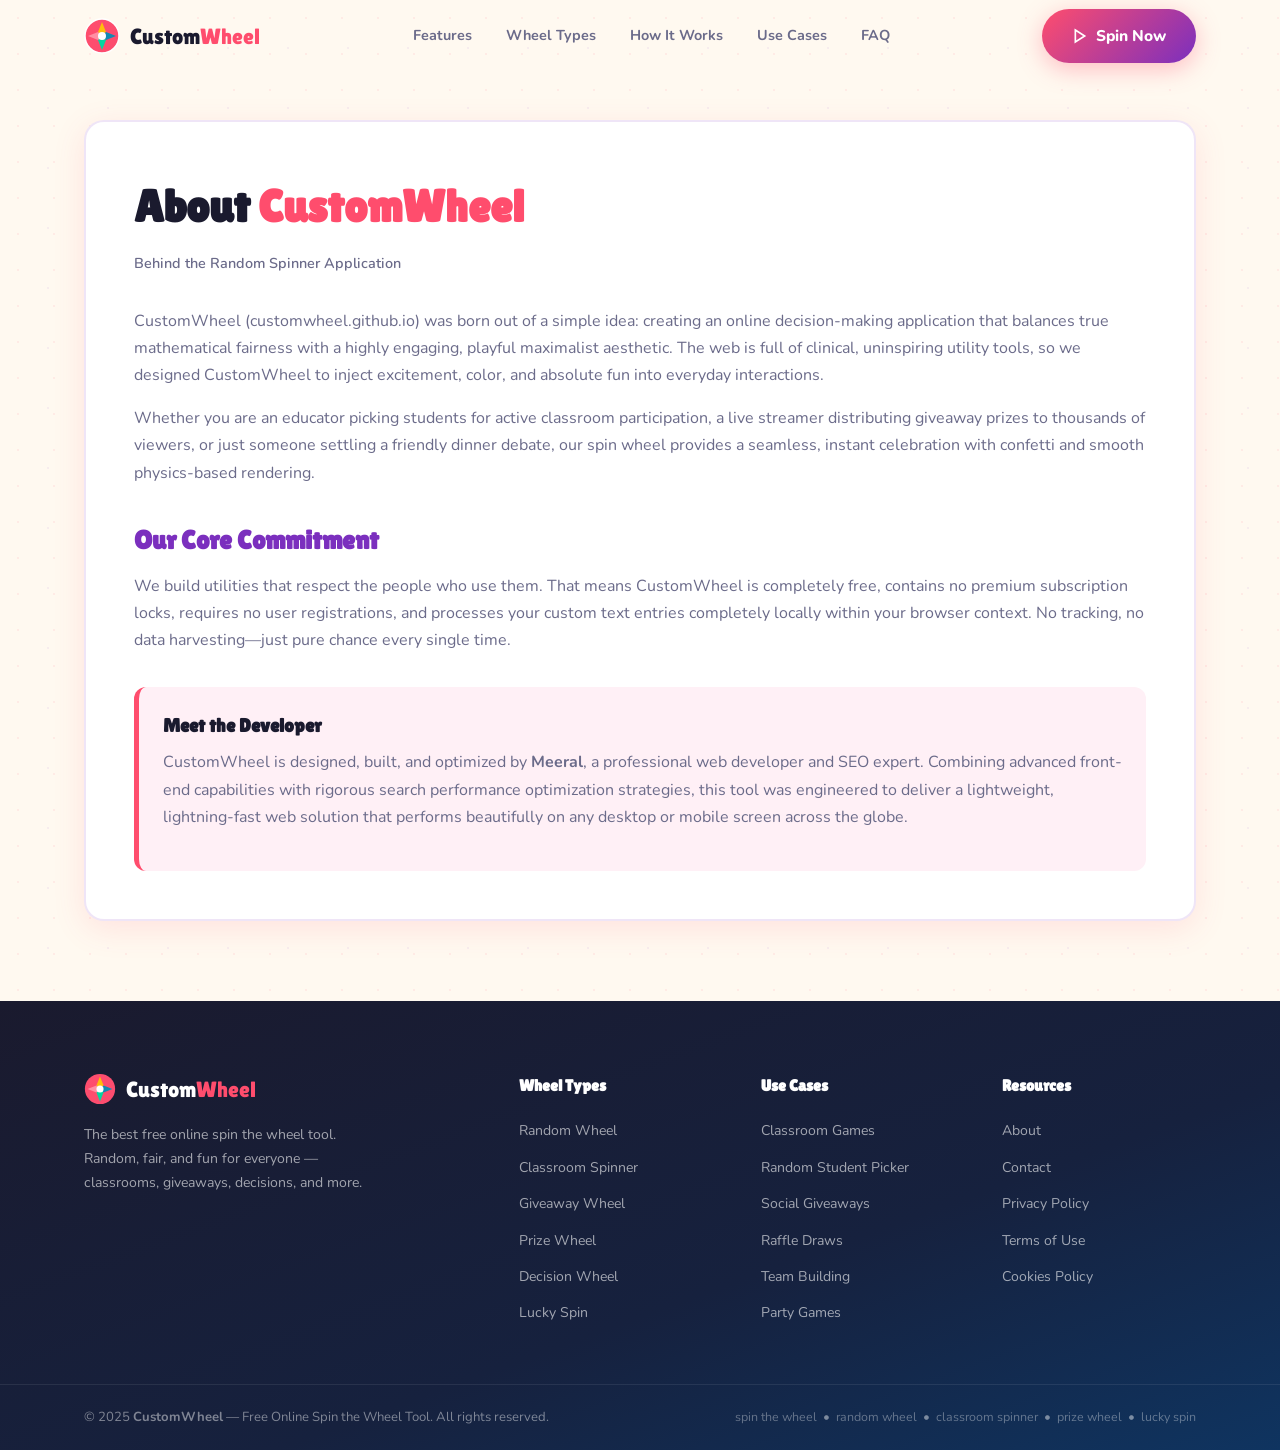
<file: about.html>
<!DOCTYPE html>
<html lang="en">
<head>
  <meta charset="UTF-8" />
  <meta name="viewport" content="width=device-width, initial-scale=1.0" />
  <title>About Us — CustomWheel</title>
  <meta name="description" content="Learn more about CustomWheel, a free interactive random wheel spinner built by web developer and SEO expert Meeral." />
  <link rel="preconnect" href="https://fonts.googleapis.com" />
  <link rel="preconnect" href="https://fonts.gstatic.com" crossorigin />
  <link href="https://fonts.googleapis.com/css2?family=Lilita+One&family=Nunito:wght@400;600;700;800&display=swap" rel="stylesheet" />
  <link rel="stylesheet" href="css/styles.css" />
  <link rel="icon" type="image/png" sizes="32x32" href="/favicon.png">
  <style>
    .legal-page { padding: 120px 0 80px; min-height: 80vh; }
    .legal-card { background: var(--surface); border-radius: var(--radius); padding: 48px; border: 2px solid var(--border); box-shadow: var(--shadow); }
    .legal-card h1 { font-family: var(--font-display); font-size: 2.8rem; margin-bottom: 8px; color: var(--text); }
    .legal-card h1 span { color: var(--primary); }
    .legal-meta { font-size: 0.9rem; color: var(--text-muted); margin-bottom: 32px; font-weight: 600; }
    .legal-content h2 { font-family: var(--font-display); font-size: 1.6rem; margin-top: 32px; margin-bottom: 12px; color: var(--secondary); }
    .legal-content p { color: var(--text-muted); margin-bottom: 16px; font-size: 1rem; line-height: 1.7; }
    .creator-box { 
      background: var(--bg2); 
      border-radius: var(--radius-sm); 
      padding: 24px; 
      margin-top: 32px; 
      border-left: 5px solid var(--primary);
    }
    .creator-box h3 { font-family: var(--font-display); color: var(--text); margin-bottom: 8px; }
  </style>
</head>
<body class="dots-bg">

<!-- ===== HEADER (Component) ===== -->
<script src="js/header.js" defer></script>

<main class="legal-page">
  <div class="container">
    <div class="legal-card">
      <h1>About <span>CustomWheel</span></h1>
      <div class="legal-meta">Behind the Random Spinner Application</div>
      
      <div class="legal-content">
        <p>CustomWheel (customwheel.github.io) was born out of a simple idea: creating an online decision-making application that balances true mathematical fairness with a highly engaging, playful maximalist aesthetic. The web is full of clinical, uninspiring utility tools, so we designed CustomWheel to inject excitement, color, and absolute fun into everyday interactions.</p>
        
        <p>Whether you are an educator picking students for active classroom participation, a live streamer distributing giveaway prizes to thousands of viewers, or just someone settling a friendly dinner debate, our spin wheel provides a seamless, instant celebration with confetti and smooth physics-based rendering.</p>
        
        <h2>Our Core Commitment</h2>
        <p>We build utilities that respect the people who use them. That means CustomWheel is completely free, contains no premium subscription locks, requires no user registrations, and processes your custom text entries completely locally within your browser context. No tracking, no data harvesting—just pure chance every single time.</p>
        
        <div class="creator-box">
          <h3>Meet the Developer</h3>
          <p>CustomWheel is designed, built, and optimized by <strong>Meeral</strong>, a professional web developer and SEO expert. Combining advanced front-end capabilities with rigorous search performance optimization strategies, this tool was engineered to deliver a lightweight, lightning-fast web solution that performs beautifully on any desktop or mobile screen across the globe.</p>
        </div>
      </div>
    </div>
  </div>
</main>

<!-- ===== FOOTER (Component) ===== -->
<script src="js/footer.js" defer></script>

</body>
</html>
</file>
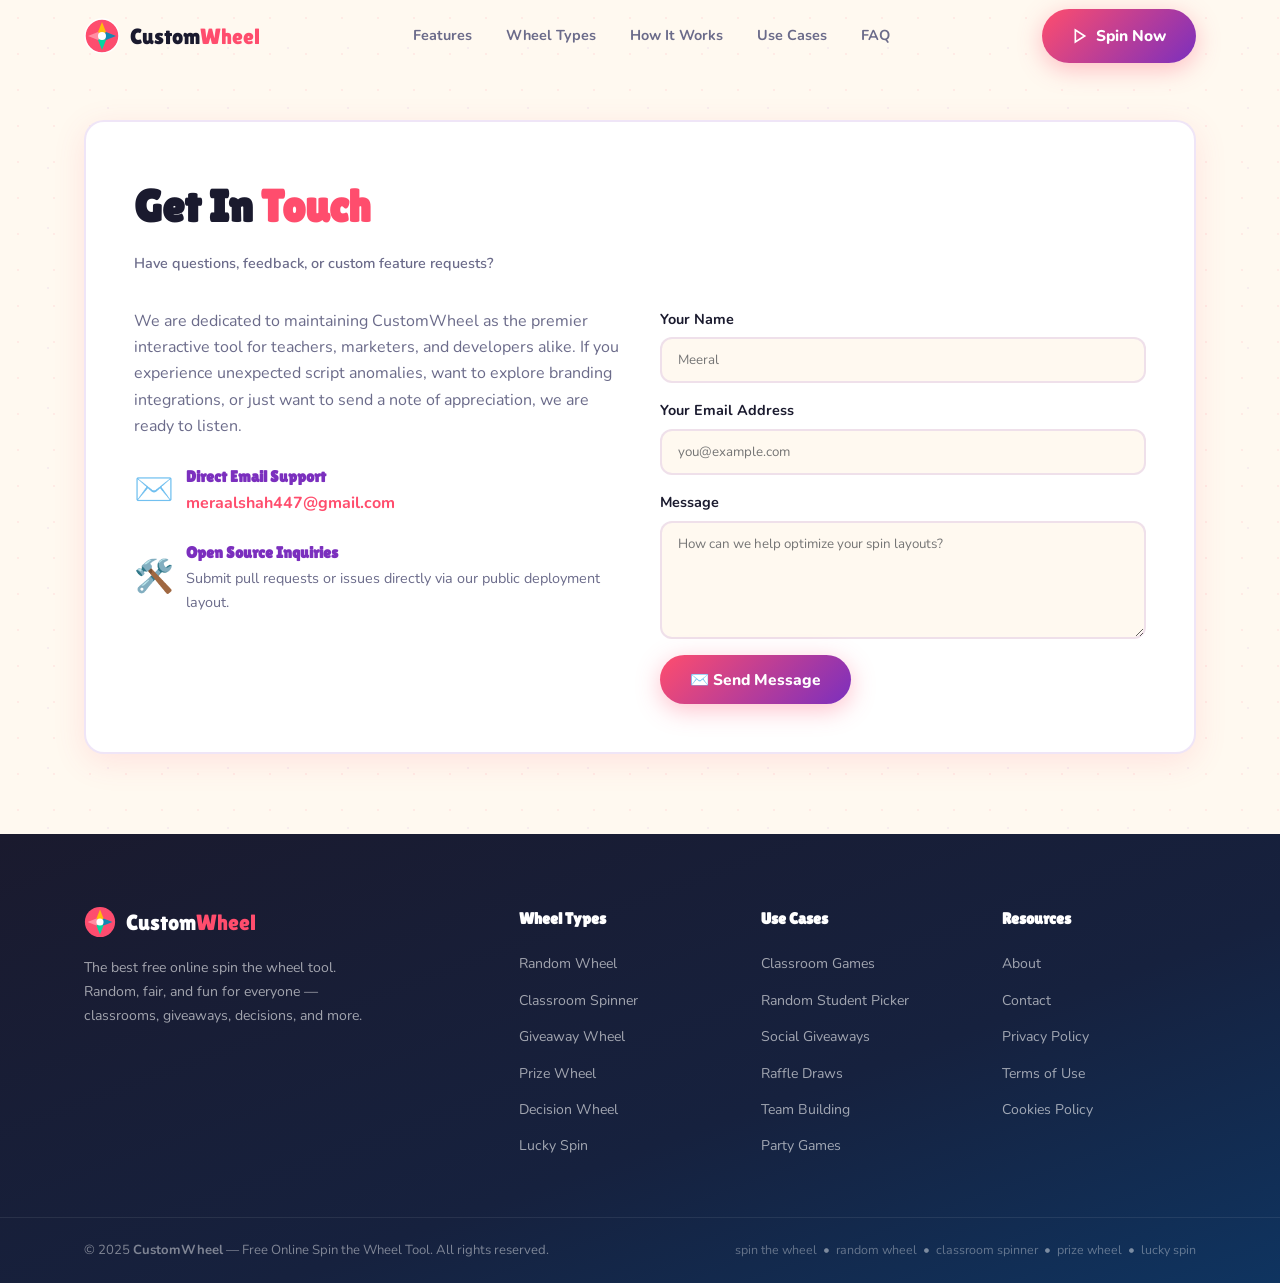
<file: contact.html>
<!DOCTYPE html>
<html lang="en">
<head>
  <meta charset="UTF-8" />
  <meta name="viewport" content="width=device-width, initial-scale=1.0" />
  <title>Contact Us — CustomWheel</title>
  <link rel="preconnect" href="https://fonts.googleapis.com" />
  <link rel="preconnect" href="https://fonts.gstatic.com" crossorigin />
  <link href="https://fonts.googleapis.com/css2?family=Lilita+One&family=Nunito:wght@400;600;700;800&display=swap" rel="stylesheet" />
  <link rel="stylesheet" href="css/styles.css" />
  <link rel="icon" type="image/png" sizes="32x32" href="/favicon.png">
  <style>
    .legal-page { padding: 120px 0 80px; min-height: 80vh; }
    .legal-card { background: var(--surface); border-radius: var(--radius); padding: 48px; border: 2px solid var(--border); box-shadow: var(--shadow); }
    .legal-card h1 { font-family: var(--font-display); font-size: 2.8rem; margin-bottom: 8px; color: var(--text); }
    .legal-card h1 span { color: var(--primary); }
    .legal-meta { font-size: 0.9rem; color: var(--text-muted); margin-bottom: 32px; font-weight: 600; }
    .contact-grid { display: grid; grid-template-columns: 1fr 1fr; gap: 40px; margin-top: 24px; }
    .contact-info p { color: var(--text-muted); margin-bottom: 16px; font-size: 1rem; }
    .contact-method { display: flex; align-items: center; gap: 12px; margin-top: 24px; }
    .contact-icon { font-size: 2rem; }
    .contact-details h4 { font-family: var(--font-display); color: var(--secondary); font-size: 1rem; }
    .contact-details a { color: var(--primary); font-weight: 700; text-decoration: none; }
    .contact-details a:hover { text-decoration: underline; }
    .contact-form { display: flex; flex-direction: column; gap: 16px; }
    .form-group { display: flex; flex-direction: column; gap: 6px; }
    .form-group label { font-weight: 700; font-size: 0.9rem; color: var(--text); }
    .form-group input, .form-group textarea {
      padding: 12px 16px; border-radius: var(--radius-sm); border: 2px solid var(--border);
      font-family: var(--font-body); outline: none; background: var(--bg);
    }
    .form-group input:focus, .form-group textarea:focus { border-color: var(--primary); }
    @media (max-width: 768px) { .contact-grid { grid-template-columns: 1fr; } }
  </style>
</head>
<body class="dots-bg">

<!-- ===== HEADER (Component) ===== -->
<script src="js/header.js" defer></script>

<main class="legal-page">
  <div class="container">
    <div class="legal-card">
      <h1>Get In <span>Touch</span></h1>
      <div class="legal-meta">Have questions, feedback, or custom feature requests?</div>
      
      <div class="contact-grid">
        <div class="contact-info">
          <p>We are dedicated to maintaining CustomWheel as the premier interactive tool for teachers, marketers, and developers alike. If you experience unexpected script anomalies, want to explore branding integrations, or just want to send a note of appreciation, we are ready to listen.</p>
          
          <div class="contact-method">
            <span class="contact-icon">✉️</span>
            <div class="contact-details">
              <h4>Direct Email Support</h4>
              <a href="mailto:meraalshah447@gmail.com">meraalshah447@gmail.com</a>
            </div>
          </div>
          
          <div class="contact-method">
            <span class="contact-icon">🛠️</span>
            <div class="contact-details">
              <h4>Open Source Inquiries</h4>
              <p style="margin: 0; font-size: 0.9rem;">Submit pull requests or issues directly via our public deployment layout.</p>
            </div>
          </div>
        </div>
        
        <div>
          <form class="contact-form" action="https://formspree.io/f/meraalshah447@gmail.com" method="POST">
            <div class="form-group">
              <label for="name">Your Name</label>
              <input type="text" id="name" name="name" required placeholder="Meeral" />
            </div>
            <div class="form-group">
              <label for="email">Your Email Address</label>
              <input type="email" id="email" name="email" required placeholder="you@example.com" />
            </div>
            <div class="form-group">
              <label for="message">Message</label>
              <textarea id="message" name="message" rows="5" required placeholder="How can we help optimize your spin layouts?"></textarea>
            </div>
            <button type="submit" class="btn btn-primary" style="align-self: flex-start; border: none;">✉️ Send Message</button>
          </form>
        </div>
      </div>
    </div>
  </div>
</main>

<!-- ===== FOOTER (Component) ===== -->
<script src="js/footer.js" defer></script>

</body>
</html>
</file>
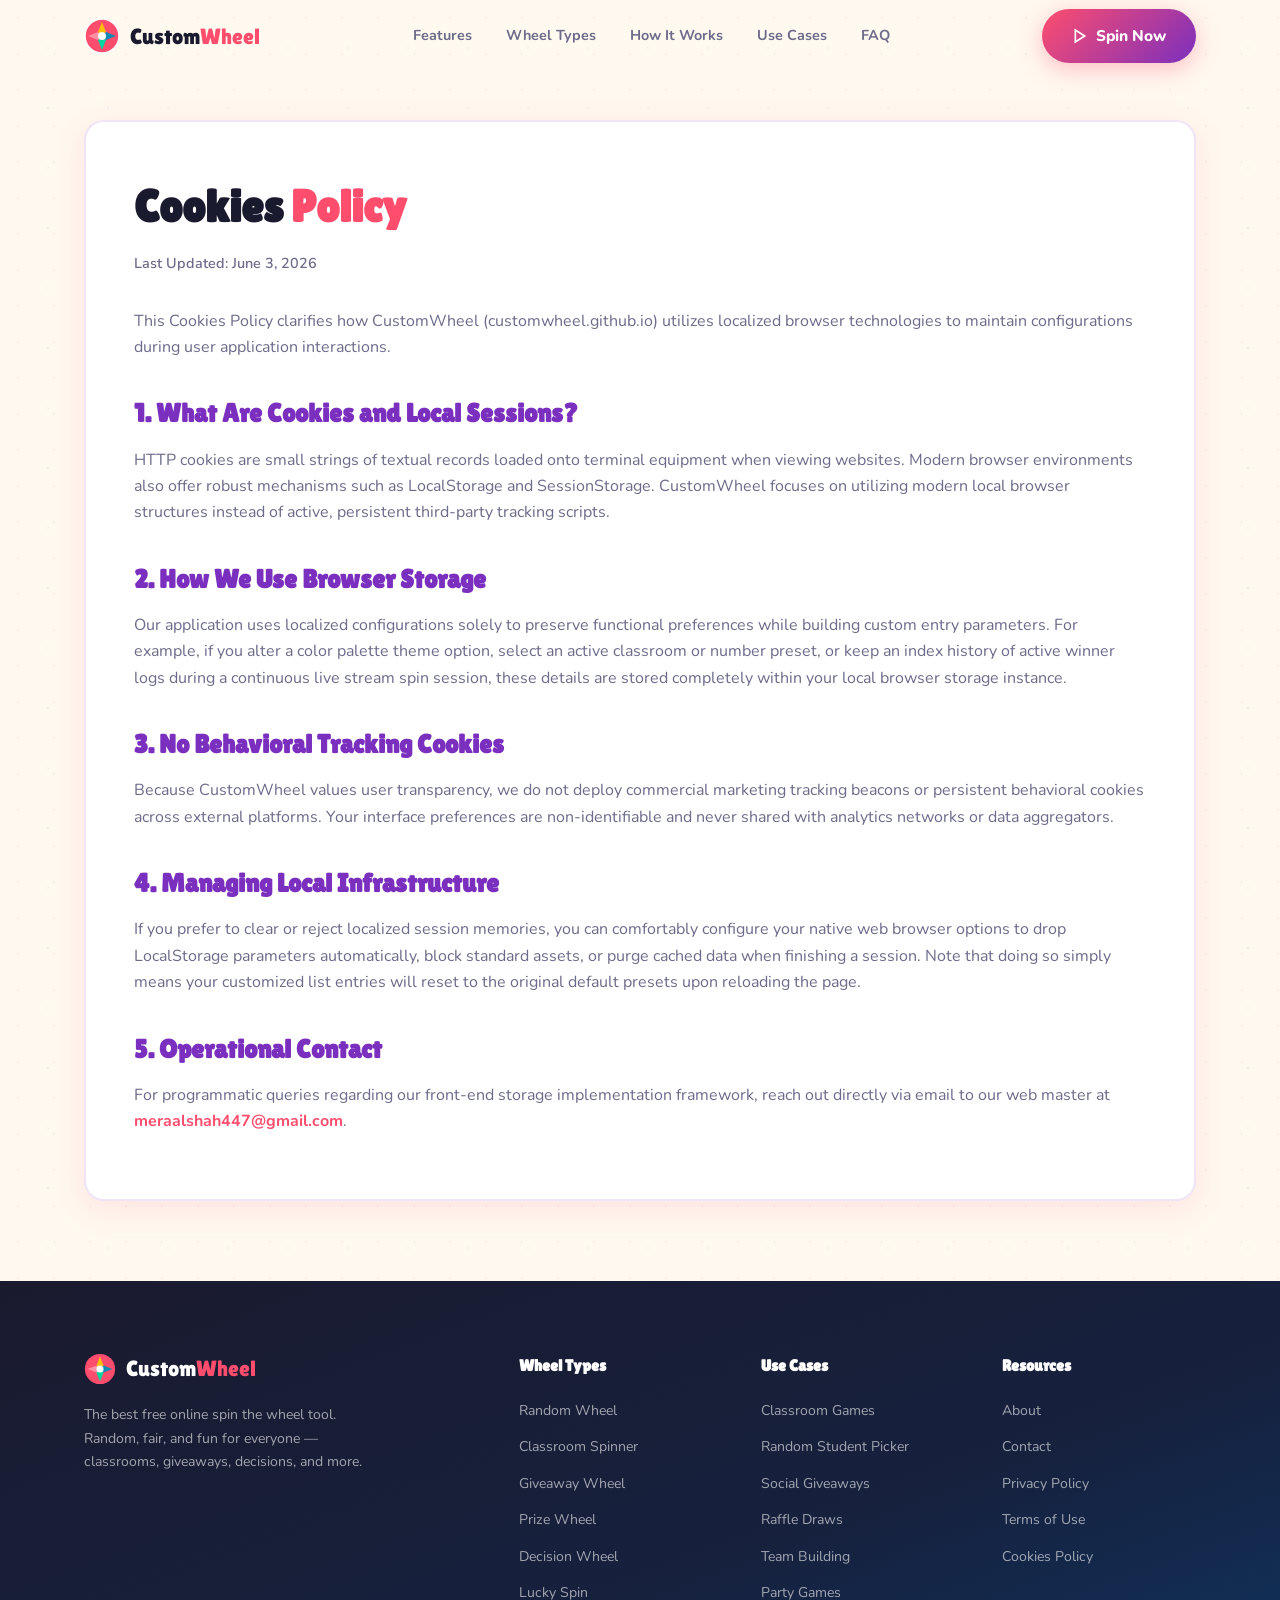
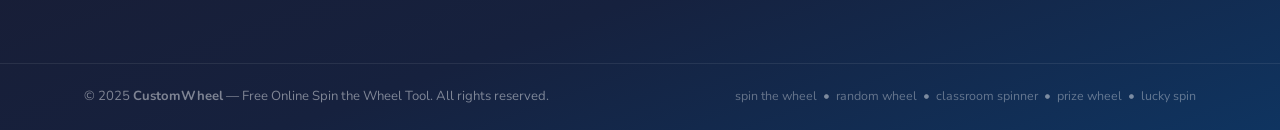
<file: cookies.html>
<!DOCTYPE html>
<html lang="en">
<head>
  <meta charset="UTF-8" />
  <meta name="viewport" content="width=device-width, initial-scale=1.0" />
  <title>Cookies Policy — CustomWheel</title>
  <meta name="robots" content="noindex, follow" />
  <link rel="preconnect" href="https://fonts.googleapis.com" />
  <link rel="preconnect" href="https://fonts.gstatic.com" crossorigin />
  <link href="https://fonts.googleapis.com/css2?family=Lilita+One&family=Nunito:wght=400;600;700;800&display=swap" rel="stylesheet" />
  <link rel="stylesheet" href="css/styles.css" />
  <link rel="icon" type="image/png" sizes="32x32" href="/favicon.png">
  <style>
    .legal-page { padding: 120px 0 80px; min-height: 80vh; }
    .legal-card { background: var(--surface); border-radius: var(--radius); padding: 48px; border: 2px solid var(--border); box-shadow: var(--shadow); }
    .legal-card h1 { font-family: var(--font-display); font-size: 2.8rem; margin-bottom: 8px; color: var(--text); }
    .legal-card h1 span { color: var(--primary); }
    .legal-meta { font-size: 0.9rem; color: var(--text-muted); margin-bottom: 32px; font-weight: 600; }
    .legal-content h2 { font-family: var(--font-display); font-size: 1.6rem; margin-top: 32px; margin-bottom: 12px; color: var(--secondary); }
    .legal-content p { color: var(--text-muted); margin-bottom: 16px; font-size: 1rem; }
  </style>
</head>
<body class="dots-bg">

<!-- ===== HEADER (Component) ===== -->
<script src="js/header.js" defer></script>

<main class="legal-page">
  <div class="container">
    <div class="legal-card">
      <h1>Cookies <span>Policy</span></h1>
      <div class="legal-meta">Last Updated: June 3, 2026</div>
      
      <div class="legal-content">
        <p>This Cookies Policy clarifies how CustomWheel (customwheel.github.io) utilizes localized browser technologies to maintain configurations during user application interactions.</p>
        
        <h2>1. What Are Cookies and Local Sessions?</h2>
        <p>HTTP cookies are small strings of textual records loaded onto terminal equipment when viewing websites. Modern browser environments also offer robust mechanisms such as LocalStorage and SessionStorage. CustomWheel focuses on utilizing modern local browser structures instead of active, persistent third-party tracking scripts.</p>
        
        <h2>2. How We Use Browser Storage</h2>
        <p>Our application uses localized configurations solely to preserve functional preferences while building custom entry parameters. For example, if you alter a color palette theme option, select an active classroom or number preset, or keep an index history of active winner logs during a continuous live stream spin session, these details are stored completely within your local browser storage instance.</p>
        
        <h2>3. No Behavioral Tracking Cookies</h2>
        <p>Because CustomWheel values user transparency, we do not deploy commercial marketing tracking beacons or persistent behavioral cookies across external platforms. Your interface preferences are non-identifiable and never shared with analytics networks or data aggregators.</p>
        
        <h2>4. Managing Local Infrastructure</h2>
        <p>If you prefer to clear or reject localized session memories, you can comfortably configure your native web browser options to drop LocalStorage parameters automatically, block standard assets, or purge cached data when finishing a session. Note that doing so simply means your customized list entries will reset to the original default presets upon reloading the page.</p>
        
        <h2>5. Operational Contact</h2>
        <p>For programmatic queries regarding our front-end storage implementation framework, reach out directly via email to our web master at <a href="mailto:meraalshah447@gmail.com" style="color:var(--primary); font-weight:700; text-decoration:none;">meraalshah447@gmail.com</a>.</p>
      </div>
    </div>
  </div>
</main>

<!-- ===== FOOTER (Component) ===== -->
<script src="js/footer.js" defer></script>

</body>
</html>
</file>
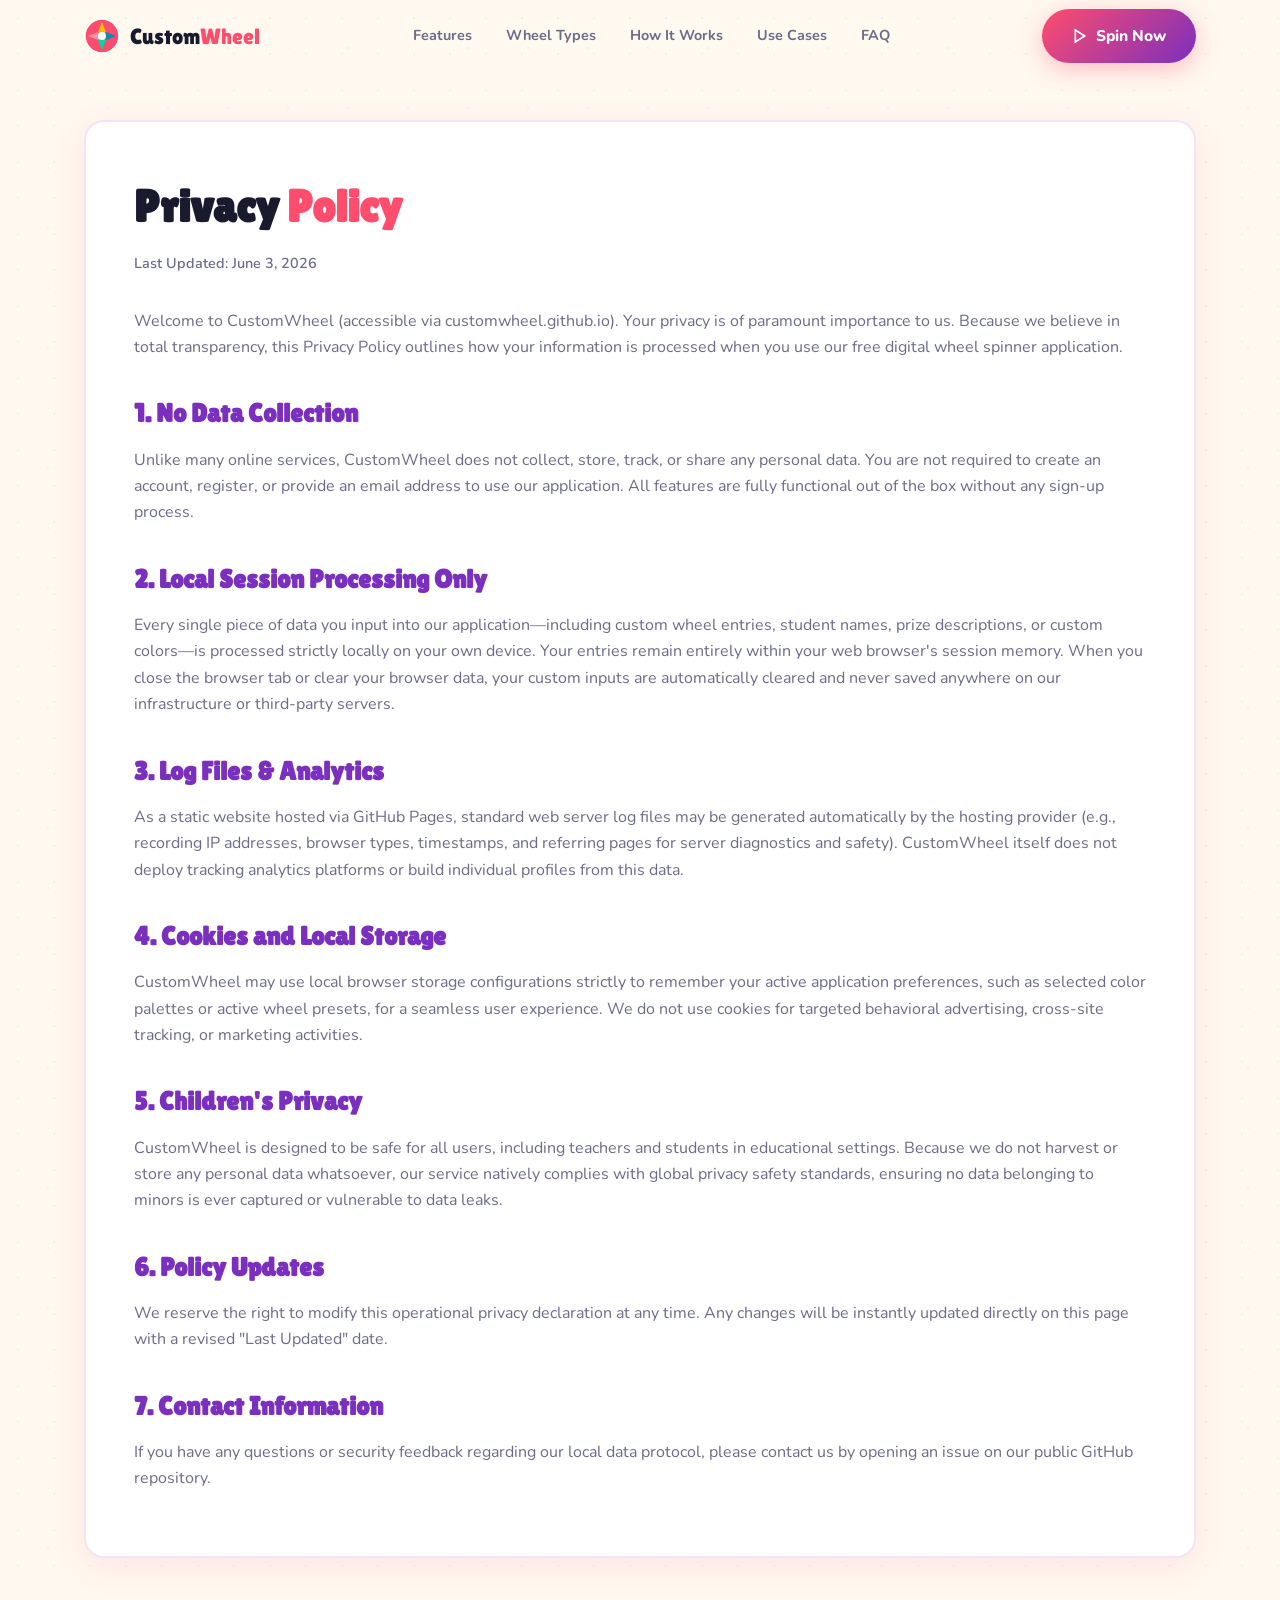
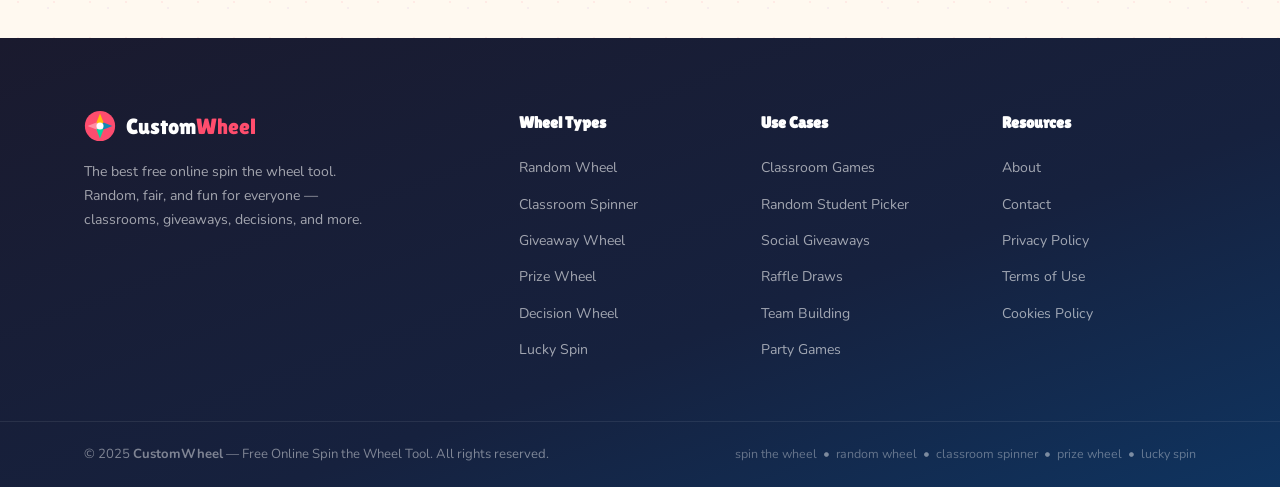
<file: privacy.html>
<!DOCTYPE html>
<html lang="en">
<head>
  <meta charset="UTF-8" />
  <meta name="viewport" content="width=device-width, initial-scale=1.0" />
  <title>Privacy Policy — CustomWheel</title>
  <meta name="robots" content="noindex, follow" />
  <link rel="preconnect" href="https://fonts.googleapis.com" />
  <link rel="preconnect" href="https://fonts.gstatic.com" crossorigin />
  <link href="https://fonts.googleapis.com/css2?family=Lilita+One&family=Nunito:wght@400;600;700;800&display=swap" rel="stylesheet" />
  <link rel="stylesheet" href="css/styles.css" />
  <link rel="icon" type="image/png" sizes="32x32" href="/favicon.png">
  <style>
    .legal-page { padding: 120px 0 80px; min-height: 80vh; }
    .legal-card { background: var(--surface); border-radius: var(--radius); padding: 48px; border: 2px solid var(--border); box-shadow: var(--shadow); }
    .legal-card h1 { font-family: var(--font-display); font-size: 2.8rem; margin-bottom: 8px; color: var(--text); }
    .legal-card h1 span { color: var(--primary); }
    .legal-meta { font-size: 0.9rem; color: var(--text-muted); margin-bottom: 32px; font-weight: 600; }
    .legal-content h2 { font-family: var(--font-display); font-size: 1.6rem; margin-top: 32px; margin-bottom: 12px; color: var(--secondary); }
    .legal-content p { color: var(--text-muted); margin-bottom: 16px; font-size: 1rem; }
    .legal-content ul { margin-bottom: 20px; padding-left: 20px; color: var(--text-muted); }
    .legal-content li { margin-bottom: 8px; }
  </style>
</head>
<body class="dots-bg">

<!-- ===== HEADER (Component) ===== -->
<script src="js/header.js" defer></script>

<main class="legal-page">
  <div class="container">
    <div class="legal-card">
      <h1>Privacy <span>Policy</span></h1>
      <div class="legal-meta">Last Updated: June 3, 2026</div>
      
      <div class="legal-content">
        <p>Welcome to CustomWheel (accessible via customwheel.github.io). Your privacy is of paramount importance to us. Because we believe in total transparency, this Privacy Policy outlines how your information is processed when you use our free digital wheel spinner application.</p>
        
        <h2>1. No Data Collection</h2>
        <p>Unlike many online services, CustomWheel does not collect, store, track, or share any personal data. You are not required to create an account, register, or provide an email address to use our application. All features are fully functional out of the box without any sign-up process.</p>
        
        <h2>2. Local Session Processing Only</h2>
        <p>Every single piece of data you input into our application—including custom wheel entries, student names, prize descriptions, or custom colors—is processed strictly locally on your own device. Your entries remain entirely within your web browser's session memory. When you close the browser tab or clear your browser data, your custom inputs are automatically cleared and never saved anywhere on our infrastructure or third-party servers.</p>
        
        <h2>3. Log Files & Analytics</h2>
        <p>As a static website hosted via GitHub Pages, standard web server log files may be generated automatically by the hosting provider (e.g., recording IP addresses, browser types, timestamps, and referring pages for server diagnostics and safety). CustomWheel itself does not deploy tracking analytics platforms or build individual profiles from this data.</p>
        
        <h2>4. Cookies and Local Storage</h2>
        <p>CustomWheel may use local browser storage configurations strictly to remember your active application preferences, such as selected color palettes or active wheel presets, for a seamless user experience. We do not use cookies for targeted behavioral advertising, cross-site tracking, or marketing activities.</p>
        
        <h2>5. Children's Privacy</h2>
        <p>CustomWheel is designed to be safe for all users, including teachers and students in educational settings. Because we do not harvest or store any personal data whatsoever, our service natively complies with global privacy safety standards, ensuring no data belonging to minors is ever captured or vulnerable to data leaks.</p>
        
        <h2>6. Policy Updates</h2>
        <p>We reserve the right to modify this operational privacy declaration at any time. Any changes will be instantly updated directly on this page with a revised "Last Updated" date.</p>
        
        <h2>7. Contact Information</h2>
        <p>If you have any questions or security feedback regarding our local data protocol, please contact us by opening an issue on our public GitHub repository.</p>
      </div>
    </div>
  </div>
</main>

<!-- ===== FOOTER (Component) ===== -->
<script src="js/footer.js" defer></script>

</body>
</html>
</file>
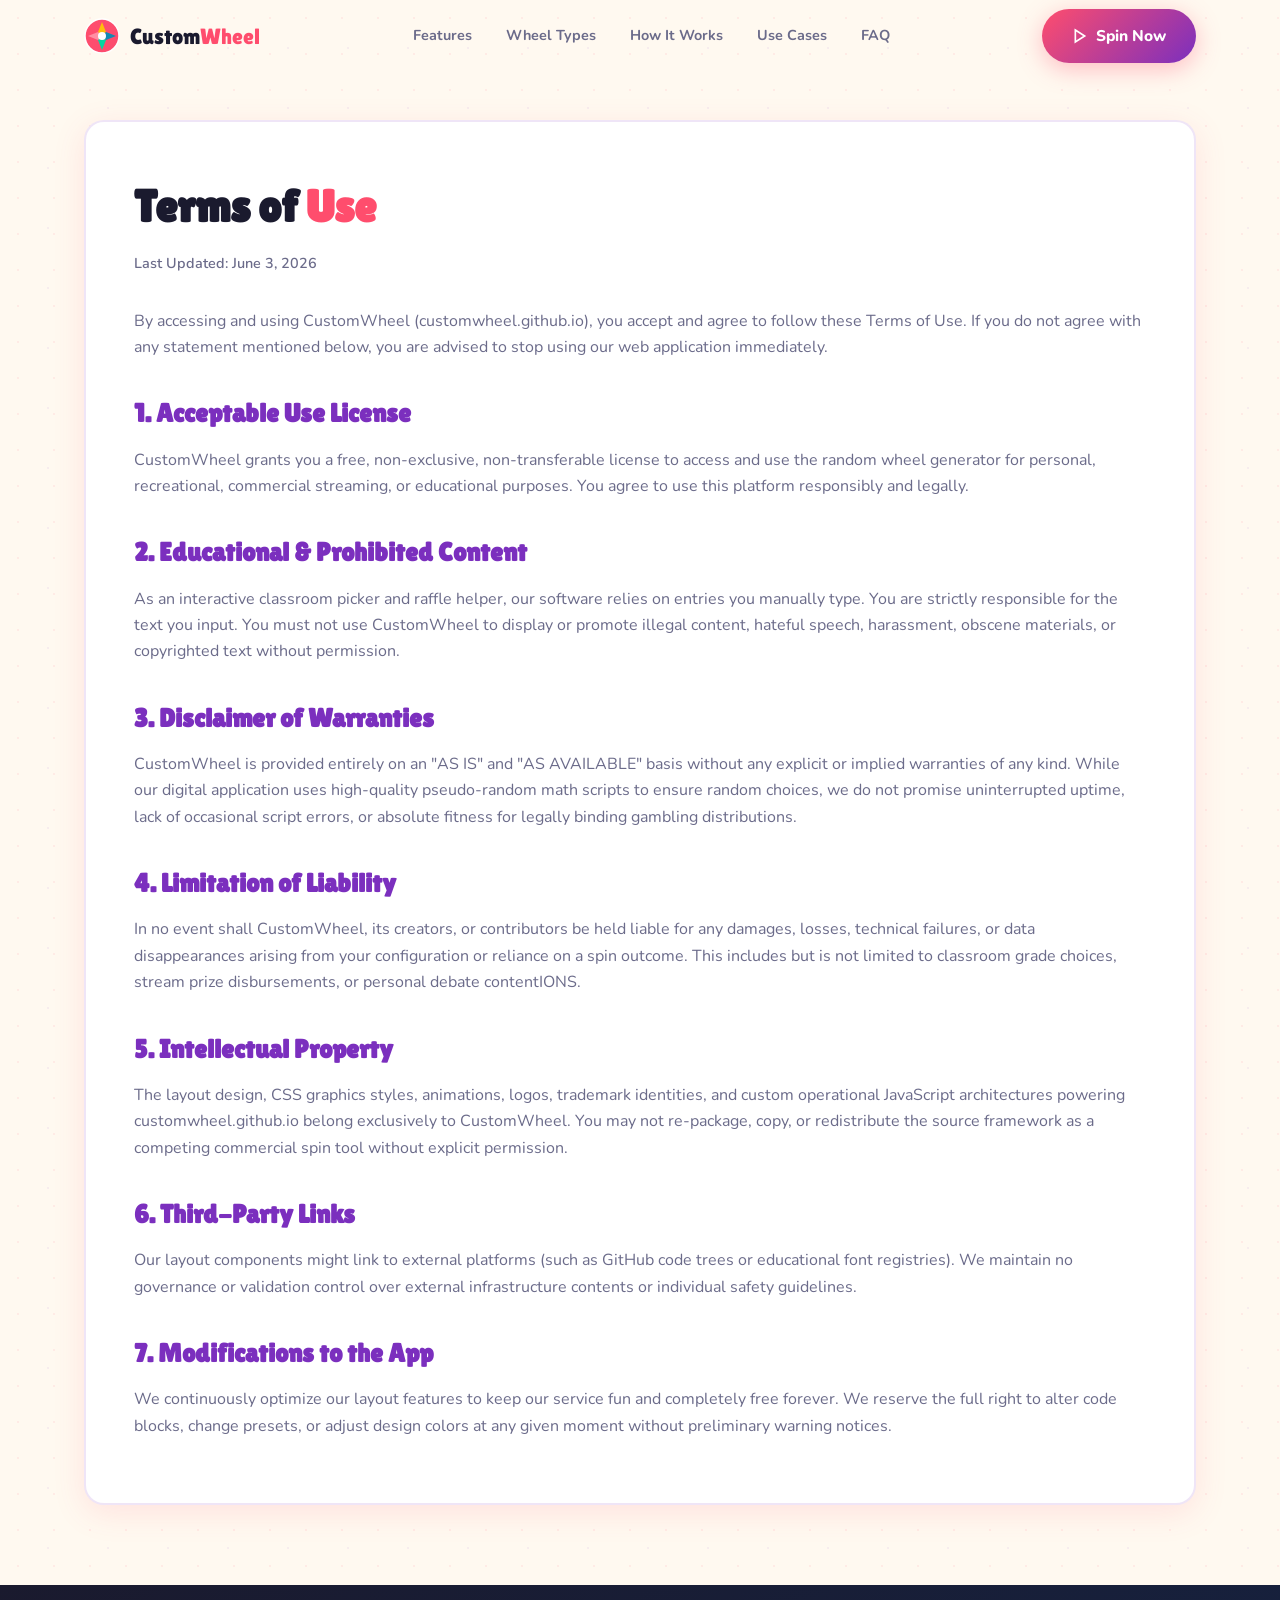
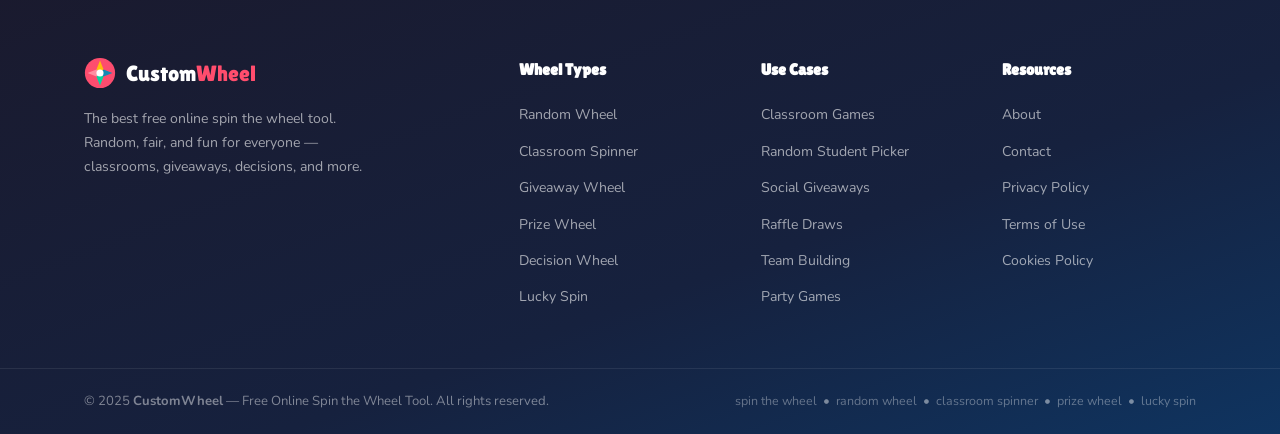
<file: terms.html>
<!DOCTYPE html>
<html lang="en">
<head>
  <meta charset="UTF-8" />
  <meta name="viewport" content="width=device-width, initial-scale=1.0" />
  <title>Terms of Use — CustomWheel</title>
  <meta name="robots" content="noindex, follow" />
  <link rel="preconnect" href="https://fonts.googleapis.com" />
  <link rel="preconnect" href="https://fonts.gstatic.com" crossorigin />
  <link href="https://fonts.googleapis.com/css2?family=Lilita+One&family=Nunito:wght=400;600;700;800&display=swap" rel="stylesheet" />
  <link rel="stylesheet" href="css/styles.css" />
  <link rel="icon" type="image/png" sizes="32x32" href="/favicon.png">
  <style>
    .legal-page { padding: 120px 0 80px; min-height: 80vh; }
    .legal-card { background: var(--surface); border-radius: var(--radius); padding: 48px; border: 2px solid var(--border); box-shadow: var(--shadow); }
    .legal-card h1 { font-family: var(--font-display); font-size: 2.8rem; margin-bottom: 8px; color: var(--text); }
    .legal-card h1 span { color: var(--primary); }
    .legal-meta { font-size: 0.9rem; color: var(--text-muted); margin-bottom: 32px; font-weight: 600; }
    .legal-content h2 { font-family: var(--font-display); font-size: 1.6rem; margin-top: 32px; margin-bottom: 12px; color: var(--secondary); }
    .legal-content p { color: var(--text-muted); margin-bottom: 16px; font-size: 1rem; }
    .legal-content ul { margin-bottom: 20px; padding-left: 20px; color: var(--text-muted); }
    .legal-content li { margin-bottom: 8px; }
  </style>
</head>
<body class="dots-bg">

<!-- ===== HEADER (Component) ===== -->
<script src="js/header.js" defer></script>

<main class="legal-page">
  <div class="container">
    <div class="legal-card">
      <h1>Terms of <span>Use</span></h1>
      <div class="legal-meta">Last Updated: June 3, 2026</div>
      
      <div class="legal-content">
        <p>By accessing and using CustomWheel (customwheel.github.io), you accept and agree to follow these Terms of Use. If you do not agree with any statement mentioned below, you are advised to stop using our web application immediately.</p>
        
        <h2>1. Acceptable Use License</h2>
        <p>CustomWheel grants you a free, non-exclusive, non-transferable license to access and use the random wheel generator for personal, recreational, commercial streaming, or educational purposes. You agree to use this platform responsibly and legally.</p>
        
        <h2>2. Educational & Prohibited Content</h2>
        <p>As an interactive classroom picker and raffle helper, our software relies on entries you manually type. You are strictly responsible for the text you input. You must not use CustomWheel to display or promote illegal content, hateful speech, harassment, obscene materials, or copyrighted text without permission.</p>
        
        <h2>3. Disclaimer of Warranties</h2>
        <p>CustomWheel is provided entirely on an "AS IS" and "AS AVAILABLE" basis without any explicit or implied warranties of any kind. While our digital application uses high-quality pseudo-random math scripts to ensure random choices, we do not promise uninterrupted uptime, lack of occasional script errors, or absolute fitness for legally binding gambling distributions.</p>
        
        <h2>4. Limitation of Liability</h2>
        <p>In no event shall CustomWheel, its creators, or contributors be held liable for any damages, losses, technical failures, or data disappearances arising from your configuration or reliance on a spin outcome. This includes but is not limited to classroom grade choices, stream prize disbursements, or personal debate contentIONS.</p>
        
        <h2>5. Intellectual Property</h2>
        <p>The layout design, CSS graphics styles, animations, logos, trademark identities, and custom operational JavaScript architectures powering customwheel.github.io belong exclusively to CustomWheel. You may not re-package, copy, or redistribute the source framework as a competing commercial spin tool without explicit permission.</p>
        
        <h2>6. Third-Party Links</h2>
        <p>Our layout components might link to external platforms (such as GitHub code trees or educational font registries). We maintain no governance or validation control over external infrastructure contents or individual safety guidelines.</p>
        
        <h2>7. Modifications to the App</h2>
        <p>We continuously optimize our layout features to keep our service fun and completely free forever. We reserve the full right to alter code blocks, change presets, or adjust design colors at any given moment without preliminary warning notices.</p>
      </div>
    </div>
  </div>
</main>

<!-- ===== FOOTER (Component) ===== -->
<script src="js/footer.js" defer></script>

</body>
</html>
</file>
<file: css/styles.css>
/* =============================================
   CUSTOMWHEEL.GITHUB.IO — Main Stylesheet
   Aesthetic: Playful Maximalist / Carnival Joy
   ============================================= */

@import url('https://fonts.googleapis.com/css2?family=Lilita+One&family=Nunito:wght@400;500;600;700;800;900&family=Pacifico&display=swap');

:root {
  --primary: #FF4D6D;
  --primary-light: #FF8FA3;
  --secondary: #7B2FBE;
  --accent1: #FFBE0B;
  --accent2: #06D6A0;
  --accent3: #118AB2;
  --accent4: #FB5607;
  --bg: #FFF9F0;
  --bg2: #FFF0F6;
  --surface: #FFFFFF;
  --text: #1A1A2E;
  --text-muted: #6B6B8A;
  --border: rgba(123,47,190,0.12);
  --shadow: 0 8px 32px rgba(255,77,109,0.13);
  --shadow-lg: 0 20px 60px rgba(123,47,190,0.15);
  --radius: 20px;
  --radius-sm: 12px;
  --font-display: 'Lilita One', cursive;
  --font-accent: 'Pacifico', cursive;
  --font-body: 'Nunito', sans-serif;
}

*, *::before, *::after { box-sizing: border-box; margin: 0; padding: 0; }

html { scroll-behavior: smooth; }

body {
  font-family: var(--font-body);
  background: var(--bg);
  color: var(--text);
  overflow-x: hidden;
  line-height: 1.65;
}

/* ---- GLOBAL UTILITIES ---- */
.container { max-width: 1160px; margin: 0 auto; padding: 0 24px; }
.section-tag {
  display: inline-flex; align-items: center; gap: 8px;
  background: linear-gradient(135deg, var(--primary-light), var(--accent1));
  color: #fff; font-size: 0.78rem; font-weight: 800;
  letter-spacing: 0.12em; text-transform: uppercase;
  padding: 6px 16px; border-radius: 50px;
  margin-bottom: 16px;
}
.section-title {
  font-family: var(--font-display);
  font-size: clamp(2rem, 4vw, 3rem);
  line-height: 1.15;
  color: var(--text);
}
.section-title span { color: var(--primary); }
.section-sub {
  font-size: 1.05rem; color: var(--text-muted);
  max-width: 560px; margin-top: 14px;
}
.btn {
  display: inline-flex; align-items: center; gap: 8px;
  padding: 14px 30px; border-radius: 50px;
  font-family: var(--font-body); font-weight: 800; font-size: 0.97rem;
  cursor: pointer; border: none; text-decoration: none;
  transition: transform 0.18s, box-shadow 0.18s;
}
.btn:hover { transform: translateY(-3px); box-shadow: var(--shadow-lg); }
.btn-primary {
  background: linear-gradient(135deg, var(--primary), var(--secondary));
  color: #fff;
  box-shadow: 0 6px 24px rgba(255,77,109,0.35);
}
.btn-secondary {
  background: var(--surface); color: var(--secondary);
  border: 2.5px solid var(--secondary);
}
.btn-accent {
  background: linear-gradient(135deg, var(--accent1), var(--accent4));
  color: #fff;
  box-shadow: 0 6px 24px rgba(255,190,11,0.35);
}

/* ---- CONFETTI DOTS BG ---- */
.dots-bg {
  background-image: radial-gradient(circle, rgba(255,77,109,0.08) 1.5px, transparent 1.5px),
                    radial-gradient(circle, rgba(123,47,190,0.06) 1.5px, transparent 1.5px);
  background-size: 36px 36px, 60px 60px;
  background-position: 0 0, 18px 18px;
}

/* ---- FLOATING ANIMATION ---- */
@keyframes float {
  0%,100% { transform: translateY(0px) rotate(0deg); }
  33% { transform: translateY(-14px) rotate(2deg); }
  66% { transform: translateY(-7px) rotate(-2deg); }
}
@keyframes spin-slow { from { transform: rotate(0deg); } to { transform: rotate(360deg); } }
@keyframes pulse-scale {
  0%,100% { transform: scale(1); }
  50% { transform: scale(1.06); }
}
@keyframes shimmer {
  0% { background-position: -200% center; }
  100% { background-position: 200% center; }
}
@keyframes slideInUp {
  from { opacity: 0; transform: translateY(40px); }
  to { opacity: 1; transform: translateY(0); }
}
@keyframes fadeIn {
  from { opacity: 0; } to { opacity: 1; }
}
@keyframes wiggle {
  0%,100% { transform: rotate(-3deg); }
  50% { transform: rotate(3deg); }
}
@keyframes bounce-in {
  0% { transform: scale(0.5); opacity: 0; }
  70% { transform: scale(1.1); }
  100% { transform: scale(1); opacity: 1; }
}

/* ============================================================
   HERO SECTION
   ============================================================ */
#hero {
  min-height: 100vh;
  background: linear-gradient(145deg, #FFF9F0 0%, #FFF0F6 40%, #F0EEFF 100%);
  padding: 120px 0 60px;
  position: relative; overflow: hidden;
}
#hero::before {
  content: '';
  position: absolute; inset: 0;
  background: radial-gradient(ellipse 70% 60% at 70% 50%, rgba(123,47,190,0.07), transparent),
              radial-gradient(ellipse 50% 50% at 10% 80%, rgba(255,77,109,0.08), transparent);
  pointer-events: none;
}
.hero-inner {
  display: flex; flex-direction: column;
  align-items: center; gap: 48px;
  text-align: center;
}
.hero-content { animation: slideInUp 0.7s ease both; max-width: 720px; width: 100%; }
.hero-content .hero-desc { max-width: 560px; margin-left: auto; margin-right: auto; }
.hero-badge {
  display: inline-flex; align-items: center; gap: 8px;
  background: rgba(255,190,11,0.18); color: var(--accent4);
  font-weight: 800; font-size: 0.82rem; letter-spacing: 0.1em;
  text-transform: uppercase; padding: 7px 18px; border-radius: 50px;
  border: 2px solid rgba(255,190,11,0.4); margin-bottom: 22px;
  animation: pulse-scale 2.5s ease infinite;
}
.hero-badge img { width: 18px; height: 18px; }
.hero-title {
  font-family: var(--font-display);
  font-size: clamp(2.8rem, 5.5vw, 4.2rem);
  line-height: 1.1; margin-bottom: 22px;
}
.hero-title .line2 { color: var(--primary); }
.hero-title .line3 {
  background: linear-gradient(135deg, var(--secondary), var(--accent3));
  -webkit-background-clip: text; -webkit-text-fill-color: transparent;
  background-clip: text;
}
.hero-desc { font-size: 1.12rem; color: var(--text-muted); margin-bottom: 36px; max-width: 460px; }
.hero-btns { display: flex; gap: 14px; flex-wrap: wrap; }
.hero-stats { display: flex; gap: 32px; margin-top: 40px; }
.hero-stat strong {
  display: block; font-family: var(--font-display);
  font-size: 1.8rem; color: var(--primary);
}
.hero-stat span { font-size: 0.82rem; color: var(--text-muted); font-weight: 700; }

/* ---- WHEEL AREA ---- */
.hero-wheel-area {
  position: relative; display: flex;
  flex-direction: column; align-items: center; gap: 20px;
  animation: slideInUp 0.7s 0.2s ease both; opacity: 0;
  animation-fill-mode: forwards;
  width: 100%; max-width: 480px;
}
.wheel-wrap {
  position: relative;
  width: min(420px, calc(100vw - 64px));
  height: min(420px, calc(100vw - 64px));
  filter: drop-shadow(0 20px 50px rgba(123,47,190,0.25));
}
#mainWheel { cursor: pointer; }
.wheel-pointer {
  position: absolute; top: -18px; left: 50%; transform: translateX(-50%);
  width: 0; height: 0;
  border-left: 18px solid transparent;
  border-right: 18px solid transparent;
  border-top: 42px solid var(--primary);
  filter: drop-shadow(0 4px 10px rgba(255,77,109,0.5));
  z-index: 10;
}
.wheel-pointer::after {
  content: '';
  position: absolute; top: -48px; left: 50%; transform: translateX(-50%);
  width: 18px; height: 18px; background: var(--primary);
  border-radius: 50%;
}
.wheel-controls {
  display: flex; gap: 12px; flex-wrap: wrap; justify-content: center;
}
#spinBtn {
  padding: 16px 42px; font-size: 1.1rem;
  animation: pulse-scale 2s ease infinite;
}
.wheel-type-tabs {
  display: flex; gap: 8px; flex-wrap: wrap; justify-content: center;
}
.wtab {
  padding: 8px 18px; border-radius: 50px;
  border: 2px solid var(--border); background: var(--surface);
  font-family: var(--font-body); font-weight: 700; font-size: 0.82rem;
  cursor: pointer; transition: all 0.2s; color: var(--text-muted);
}
.wtab.active, .wtab:hover {
  background: linear-gradient(135deg, var(--primary), var(--secondary));
  color: #fff; border-color: transparent;
}
.wheel-editor {
  background: var(--surface); border-radius: var(--radius);
  padding: 20px; width: 100%; max-width: 420px;
  box-shadow: var(--shadow); border: 2px solid var(--border);
}
.wheel-editor h4 {
  font-family: var(--font-display); font-size: 1rem; margin-bottom: 12px;
  color: var(--secondary);
}
.entry-list { list-style: none; max-height: 120px; overflow-y: auto; }
.entry-list li {
  display: flex; align-items: center; justify-content: space-between;
  padding: 6px 10px; background: var(--bg); border-radius: 8px; margin-bottom: 6px;
  font-size: 0.88rem; font-weight: 600;
}
.entry-list li button {
  background: none; border: none; color: var(--primary);
  cursor: pointer; font-size: 1rem; padding: 2px 6px;
}
.add-entry-row { display: flex; gap: 8px; margin-top: 10px; }
.add-entry-row input {
  flex: 1; padding: 9px 14px; border-radius: 50px;
  border: 2px solid var(--border); font-family: var(--font-body);
  font-size: 0.9rem; outline: none; background: var(--bg);
}
.add-entry-row input:focus { border-color: var(--primary); }
.add-entry-row button {
  padding: 9px 18px; border-radius: 50px;
  background: linear-gradient(135deg, var(--primary), var(--secondary));
  color: #fff; border: none; font-weight: 800; cursor: pointer; font-size: 0.9rem;
}

/* ---- RESULT MODAL ---- */
.result-overlay {
  position: fixed; inset: 0; background: rgba(26,26,46,0.65);
  backdrop-filter: blur(6px); z-index: 1000;
  display: flex; align-items: center; justify-content: center;
  opacity: 0; pointer-events: none; transition: opacity 0.3s;
}
.result-overlay.show { opacity: 1; pointer-events: all; }
.result-card {
  background: var(--surface); border-radius: 28px;
  padding: 48px 52px; text-align: center;
  box-shadow: 0 30px 80px rgba(123,47,190,0.3);
  transform: scale(0.8); transition: transform 0.35s cubic-bezier(.34,1.56,.64,1);
  max-width: 400px; width: 90%;
}
.result-overlay.show .result-card { transform: scale(1); }
.result-emoji { font-size: 4rem; margin-bottom: 16px; animation: bounce-in 0.5s ease; }
.result-label {
  font-size: 0.8rem; text-transform: uppercase; letter-spacing: 0.15em;
  color: var(--text-muted); font-weight: 800; margin-bottom: 10px;
}
.result-winner {
  font-family: var(--font-display); font-size: 2.4rem;
  color: var(--primary); margin-bottom: 24px; line-height: 1.2;
}
.result-actions { display: flex; gap: 12px; justify-content: center; }

/* ============================================================
   FEATURES SECTION
   ============================================================ */
#features {
  padding: 100px 0;
  background: var(--surface);
}
.features-header { text-align: center; margin-bottom: 60px; }
.features-grid {
  display: grid; grid-template-columns: repeat(3, 1fr);
  gap: 28px;
}
.feature-card {
  background: var(--bg);
  border-radius: var(--radius); padding: 36px 28px;
  border: 2px solid var(--border);
  transition: transform 0.25s, box-shadow 0.25s, border-color 0.25s;
  position: relative; overflow: hidden;
}
.feature-card::before {
  content: ''; position: absolute;
  top: 0; left: 0; right: 0; height: 4px;
  background: linear-gradient(90deg, var(--primary), var(--secondary), var(--accent1));
  transform: scaleX(0); transition: transform 0.3s;
}
.feature-card:hover { transform: translateY(-8px); box-shadow: var(--shadow-lg); border-color: var(--primary-light); }
.feature-card:hover::before { transform: scaleX(1); }
.feature-img {
  width: 64px; height: 64px; object-fit: contain;
  border-radius: 16px; margin-bottom: 20px;
  background: linear-gradient(135deg, rgba(255,77,109,0.1), rgba(123,47,190,0.1));
  padding: 10px;
}
.feature-card h3 {
  font-family: var(--font-display); font-size: 1.25rem;
  color: var(--text); margin-bottom: 10px;
}
.feature-card p { font-size: 0.93rem; color: var(--text-muted); }

/* ============================================================
   WHEEL TYPES SECTION
   ============================================================ */
#wheel-types {
  padding: 100px 0;
  background: linear-gradient(145deg, #F0EEFF, #FFF0F6);
  position: relative;
}
.wheel-types-header { text-align: center; margin-bottom: 60px; }
.wheel-types-grid {
  display: grid; grid-template-columns: repeat(4, 1fr);
  gap: 20px;
}
.wtype-card {
  background: var(--surface); border-radius: var(--radius);
  padding: 28px 22px; text-align: center;
  border: 2px solid var(--border); cursor: pointer;
  transition: all 0.25s;
  box-shadow: 0 4px 20px rgba(0,0,0,0.04);
}
.wtype-card:hover {
  transform: translateY(-6px) scale(1.02);
  box-shadow: var(--shadow-lg);
  border-color: var(--primary);
}
.wtype-card img {
  width: 70px; height: 70px; object-fit: contain;
  border-radius: 16px; margin-bottom: 14px;
}
.wtype-card h4 { font-family: var(--font-display); font-size: 1rem; margin-bottom: 6px; }
.wtype-card p { font-size: 0.82rem; color: var(--text-muted); }
.wtype-badge {
  display: inline-block; margin-top: 10px;
  padding: 3px 12px; border-radius: 50px; font-size: 0.73rem;
  font-weight: 800; text-transform: uppercase;
}
.badge-free { background: rgba(6,214,160,0.15); color: var(--accent2); }
.badge-popular { background: rgba(255,77,109,0.15); color: var(--primary); }
.badge-edu { background: rgba(17,138,178,0.15); color: var(--accent3); }
.badge-new { background: rgba(255,190,11,0.2); color: var(--accent4); }

/* ============================================================
   HOW IT WORKS
   ============================================================ */
#how-it-works {
  padding: 100px 0; background: var(--surface);
}
.hiw-inner {
  display: grid; grid-template-columns: 1fr 1fr;
  gap: 80px; align-items: center;
}
.hiw-img-area { position: relative; }
.hiw-img-area img {
  width: 100%; border-radius: 28px;
  box-shadow: var(--shadow-lg);
}
.hiw-floater {
  position: absolute; background: var(--surface);
  border-radius: var(--radius-sm); padding: 14px 20px;
  box-shadow: var(--shadow); display: flex; align-items: center; gap: 12px;
  font-weight: 700; font-size: 0.9rem;
}
.hiw-floater.f1 { top: -20px; right: -20px; }
.hiw-floater.f2 { bottom: -20px; left: -20px; }
.hiw-floater img { width: 28px; height: 28px; }
.hiw-steps { display: flex; flex-direction: column; gap: 28px; }
.hiw-step {
  display: flex; gap: 20px; align-items: flex-start;
  padding: 22px; border-radius: var(--radius);
  border: 2px solid var(--border); background: var(--bg);
  transition: all 0.25s;
}
.hiw-step:hover { border-color: var(--primary); background: var(--surface); box-shadow: var(--shadow); }
.step-num {
  width: 44px; height: 44px; border-radius: 12px; flex-shrink: 0;
  display: flex; align-items: center; justify-content: center;
  font-family: var(--font-display); font-size: 1.2rem; color: #fff;
}
.step-num.s1 { background: linear-gradient(135deg, var(--primary), var(--secondary)); }
.step-num.s2 { background: linear-gradient(135deg, var(--accent1), var(--accent4)); }
.step-num.s3 { background: linear-gradient(135deg, var(--accent2), var(--accent3)); }
.step-num.s4 { background: linear-gradient(135deg, var(--secondary), var(--accent3)); }
.hiw-step h4 { font-family: var(--font-display); font-size: 1.05rem; margin-bottom: 5px; }
.hiw-step p { font-size: 0.9rem; color: var(--text-muted); }

/* ============================================================
   USE CASES / CLASSROOM SECTION
   ============================================================ */
#use-cases {
  padding: 100px 0;
  background: linear-gradient(145deg, #FFF9F0, #F0EEFF);
}
.use-cases-header { text-align: center; margin-bottom: 60px; }
.use-cases-grid {
  display: grid; grid-template-columns: repeat(3, 1fr);
  gap: 28px;
}
.usecase-card {
  background: var(--surface); border-radius: var(--radius);
  overflow: hidden; box-shadow: 0 4px 24px rgba(0,0,0,0.06);
  border: 2px solid var(--border); transition: all 0.25s;
}
.usecase-card:hover { transform: translateY(-6px); box-shadow: var(--shadow-lg); }
.usecase-img { width: 100%; height: 180px; object-fit: cover; }
.usecase-body { padding: 24px; }
.usecase-body h4 { font-family: var(--font-display); font-size: 1.15rem; margin-bottom: 8px; }
.usecase-body p { font-size: 0.9rem; color: var(--text-muted); }
.usecase-tag {
  display: inline-block; margin-bottom: 10px;
  padding: 4px 14px; border-radius: 50px;
  font-size: 0.75rem; font-weight: 800; text-transform: uppercase;
  background: linear-gradient(135deg, var(--primary-light), var(--accent1));
  color: #fff;
}

/* ============================================================
   INFO / SEO CONTENT SECTIONS
   ============================================================ */
#about-spinner {
  padding: 100px 0; background: var(--surface);
}
.about-inner {
  display: grid; grid-template-columns: 1fr 1fr;
  gap: 80px; align-items: center;
}
.about-img-wrap { position: relative; }
.about-img-wrap img {
  width: 100%; border-radius: 28px; box-shadow: var(--shadow-lg);
}
.about-shape {
  position: absolute; bottom: -28px; right: -28px;
  width: 160px; height: 160px; border-radius: 40px;
  background: linear-gradient(135deg, var(--accent1), var(--accent4));
  opacity: 0.2; z-index: -1;
}
.about-content h2 { margin-bottom: 18px; }
.about-content p { color: var(--text-muted); margin-bottom: 16px; font-size: 0.97rem; }
.about-list { list-style: none; margin: 20px 0 30px; }
.about-list li {
  display: flex; gap: 12px; align-items: flex-start;
  padding: 10px 0; border-bottom: 1px solid var(--border);
  font-size: 0.95rem;
}
.about-list li::before {
  content: '✦'; color: var(--primary); flex-shrink: 0;
  font-size: 0.9rem; margin-top: 3px;
}

/* ============================================================
   CLASSROOM / EDUCATIONAL SECTION
   ============================================================ */
#classroom {
  padding: 100px 0;
  background: linear-gradient(145deg, #F0EEFF, #FFF0F6);
}
.classroom-inner {
  display: grid; grid-template-columns: 1fr 1fr;
  gap: 80px; align-items: center;
}
.classroom-content { order: 2; }
.classroom-img-area { order: 1; }
.classroom-img-area img {
  width: 100%; border-radius: 28px; box-shadow: var(--shadow-lg);
}
.classroom-pills { display: flex; flex-wrap: wrap; gap: 10px; margin: 24px 0; }
.cpill {
  padding: 8px 20px; border-radius: 50px; font-size: 0.85rem;
  font-weight: 700; border: 2px solid;
}
.cpill-1 { background: rgba(255,77,109,0.1); color: var(--primary); border-color: var(--primary-light); }
.cpill-2 { background: rgba(123,47,190,0.1); color: var(--secondary); border-color: rgba(123,47,190,0.3); }
.cpill-3 { background: rgba(6,214,160,0.1); color: var(--accent2); border-color: rgba(6,214,160,0.3); }
.cpill-4 { background: rgba(255,190,11,0.15); color: var(--accent4); border-color: rgba(255,190,11,0.4); }
.cpill-5 { background: rgba(17,138,178,0.1); color: var(--accent3); border-color: rgba(17,138,178,0.3); }

/* ============================================================
   GIVEAWAY / RAFFLE SECTION
   ============================================================ */
#giveaway {
  padding: 100px 0; background: var(--surface);
}
.giveaway-inner {
  display: grid; grid-template-columns: 1fr 1fr;
  gap: 80px; align-items: center;
}
.giveaway-img img {
  width: 100%; border-radius: 28px; box-shadow: var(--shadow-lg);
}
.giveaway-features { display: flex; flex-direction: column; gap: 16px; margin-top: 28px; }
.gfeature {
  display: flex; gap: 16px; align-items: flex-start;
  padding: 18px; border-radius: var(--radius-sm);
  background: var(--bg); border: 2px solid var(--border);
}
.gfeature img { width: 36px; height: 36px; flex-shrink: 0; }
.gfeature h5 { font-family: var(--font-display); font-size: 0.98rem; margin-bottom: 4px; }
.gfeature p { font-size: 0.85rem; color: var(--text-muted); }

/* ============================================================
   CTA BANNER
   ============================================================ */
#cta {
  padding: 100px 0;
  background: linear-gradient(135deg, var(--secondary) 0%, var(--primary) 50%, var(--accent4) 100%);
  position: relative; overflow: hidden; text-align: center;
}
#cta::before {
  content: '';
  position: absolute; inset: 0;
  background: url("data:image/svg+xml,%3Csvg width='60' height='60' viewBox='0 0 60 60' xmlns='http://www.w3.org/2000/svg'%3E%3Cg fill='none' fill-rule='evenodd'%3E%3Cg fill='%23ffffff' fill-opacity='0.05'%3E%3Ccircle cx='30' cy='30' r='4'/%3E%3C/g%3E%3C/g%3E%3C/svg%3E");
}
#cta .container { position: relative; }
#cta h2 {
  font-family: var(--font-display); color: #fff;
  font-size: clamp(2rem, 4vw, 3rem); margin-bottom: 18px;
}
#cta p { color: rgba(255,255,255,0.85); font-size: 1.1rem; max-width: 540px; margin: 0 auto 36px; }
.cta-btns { display: flex; gap: 16px; justify-content: center; flex-wrap: wrap; }
.btn-white {
  background: #fff; color: var(--primary);
  box-shadow: 0 8px 30px rgba(0,0,0,0.15);
  font-weight: 900;
}
.btn-outline-white {
  background: transparent; color: #fff;
  border: 2.5px solid rgba(255,255,255,0.6);
}

/* ============================================================
   FAQ SECTION
   ============================================================ */
#faq { padding: 100px 0; background: var(--bg); }
.faq-header { text-align: center; margin-bottom: 56px; }
.faq-grid {
  display: grid; grid-template-columns: 1fr 1fr;
  gap: 16px; max-width: 900px; margin: 0 auto;
}
.faq-item {
  background: var(--surface); border-radius: var(--radius-sm);
  border: 2px solid var(--border); overflow: hidden;
}
.faq-q {
  padding: 20px 24px; cursor: pointer;
  display: flex; justify-content: space-between; align-items: center;
  font-weight: 800; font-size: 0.95rem; gap: 12px;
}
.faq-q::after {
  content: '+'; font-size: 1.4rem; color: var(--primary);
  flex-shrink: 0; transition: transform 0.25s;
  font-family: var(--font-display);
}
.faq-item.open .faq-q::after { transform: rotate(45deg); }
.faq-a {
  max-height: 0; overflow: hidden;
  transition: max-height 0.35s ease, padding 0.2s;
  font-size: 0.9rem; color: var(--text-muted); padding: 0 24px;
}
.faq-item.open .faq-a { max-height: 200px; padding: 0 24px 20px; }

/* ============================================================
   FOOTER SPACING
   ============================================================ */
footer { margin-top: 0; }

/* ============================================================
   RESPONSIVE
   ============================================================ */
@media (max-width: 1024px) {
  .features-grid { grid-template-columns: repeat(2, 1fr); }
  .wheel-types-grid { grid-template-columns: repeat(2, 1fr); }
}
@media (max-width: 768px) {
  .hero-inner { grid-template-columns: 1fr; text-align: center; }
  .hero-stats { justify-content: center; }
  .hero-btns { justify-content: center; }
  .wheel-wrap { width: 300px; height: 300px; }
  .hero-wheel-area { order: -1; }
  .hiw-inner, .about-inner, .classroom-inner, .giveaway-inner { grid-template-columns: 1fr; }
  .classroom-content { order: 1; }
  .classroom-img-area { order: 2; }
  .features-grid, .use-cases-grid { grid-template-columns: 1fr; }
  .wheel-types-grid { grid-template-columns: repeat(2, 1fr); }
  .faq-grid { grid-template-columns: 1fr; }
  .hiw-floater.f1, .hiw-floater.f2 { display: none; }
  .about-shape { display: none; }
}
@media (max-width: 480px) {
  .wheel-wrap { width: 260px; height: 260px; }
  .wheel-types-grid { grid-template-columns: 1fr 1fr; }
}
</file>
